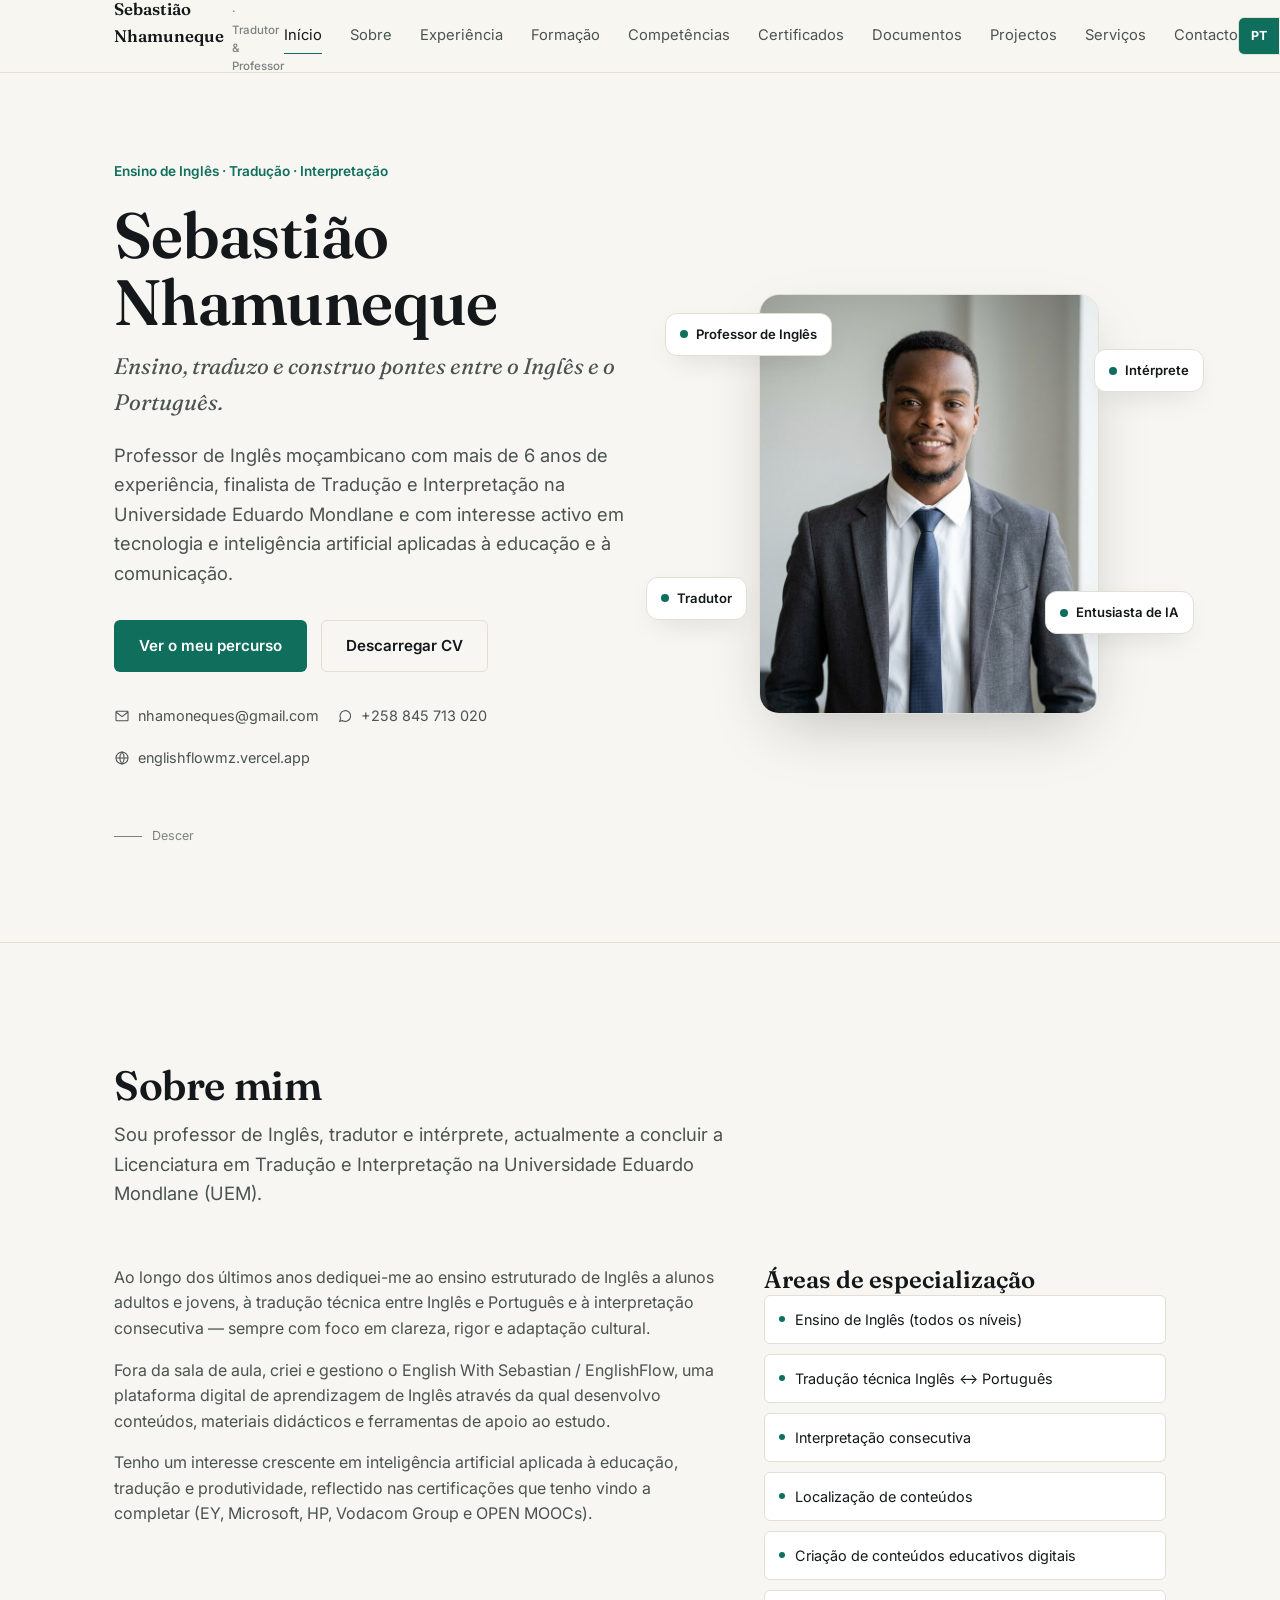
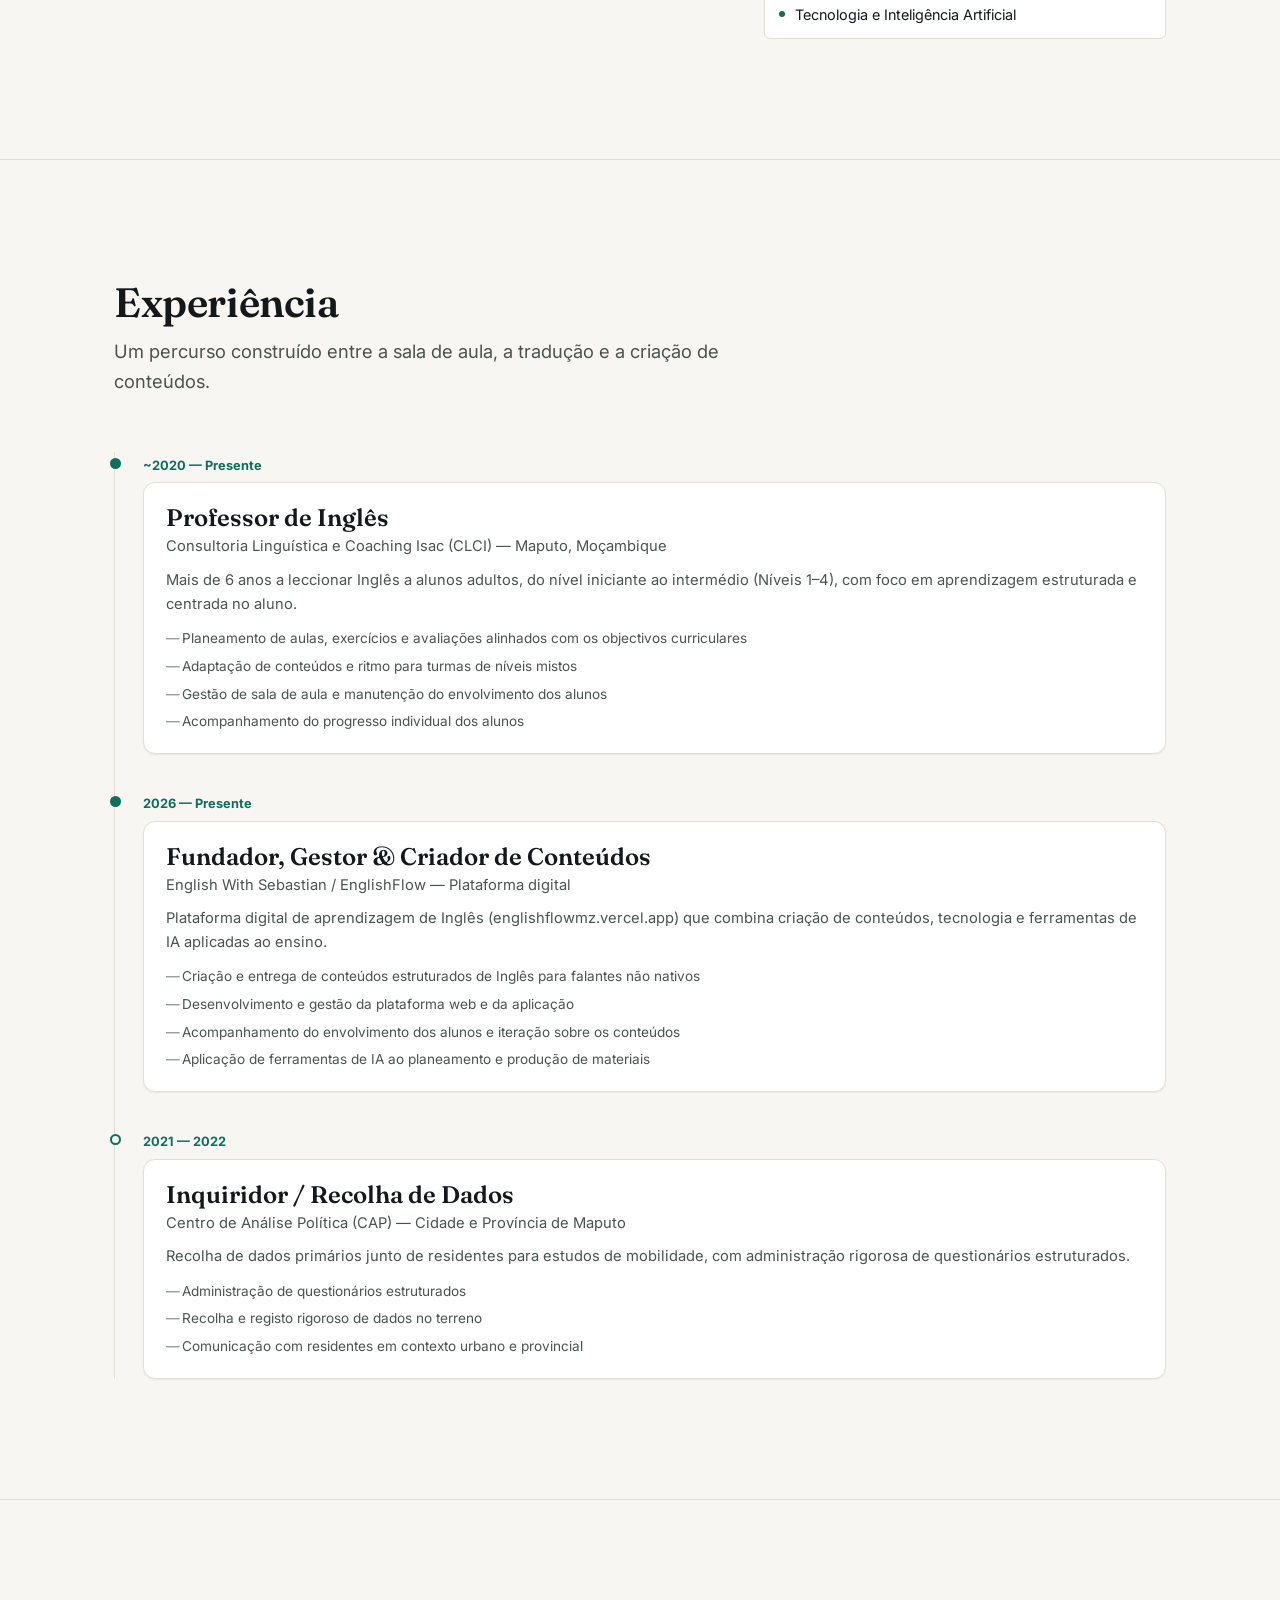
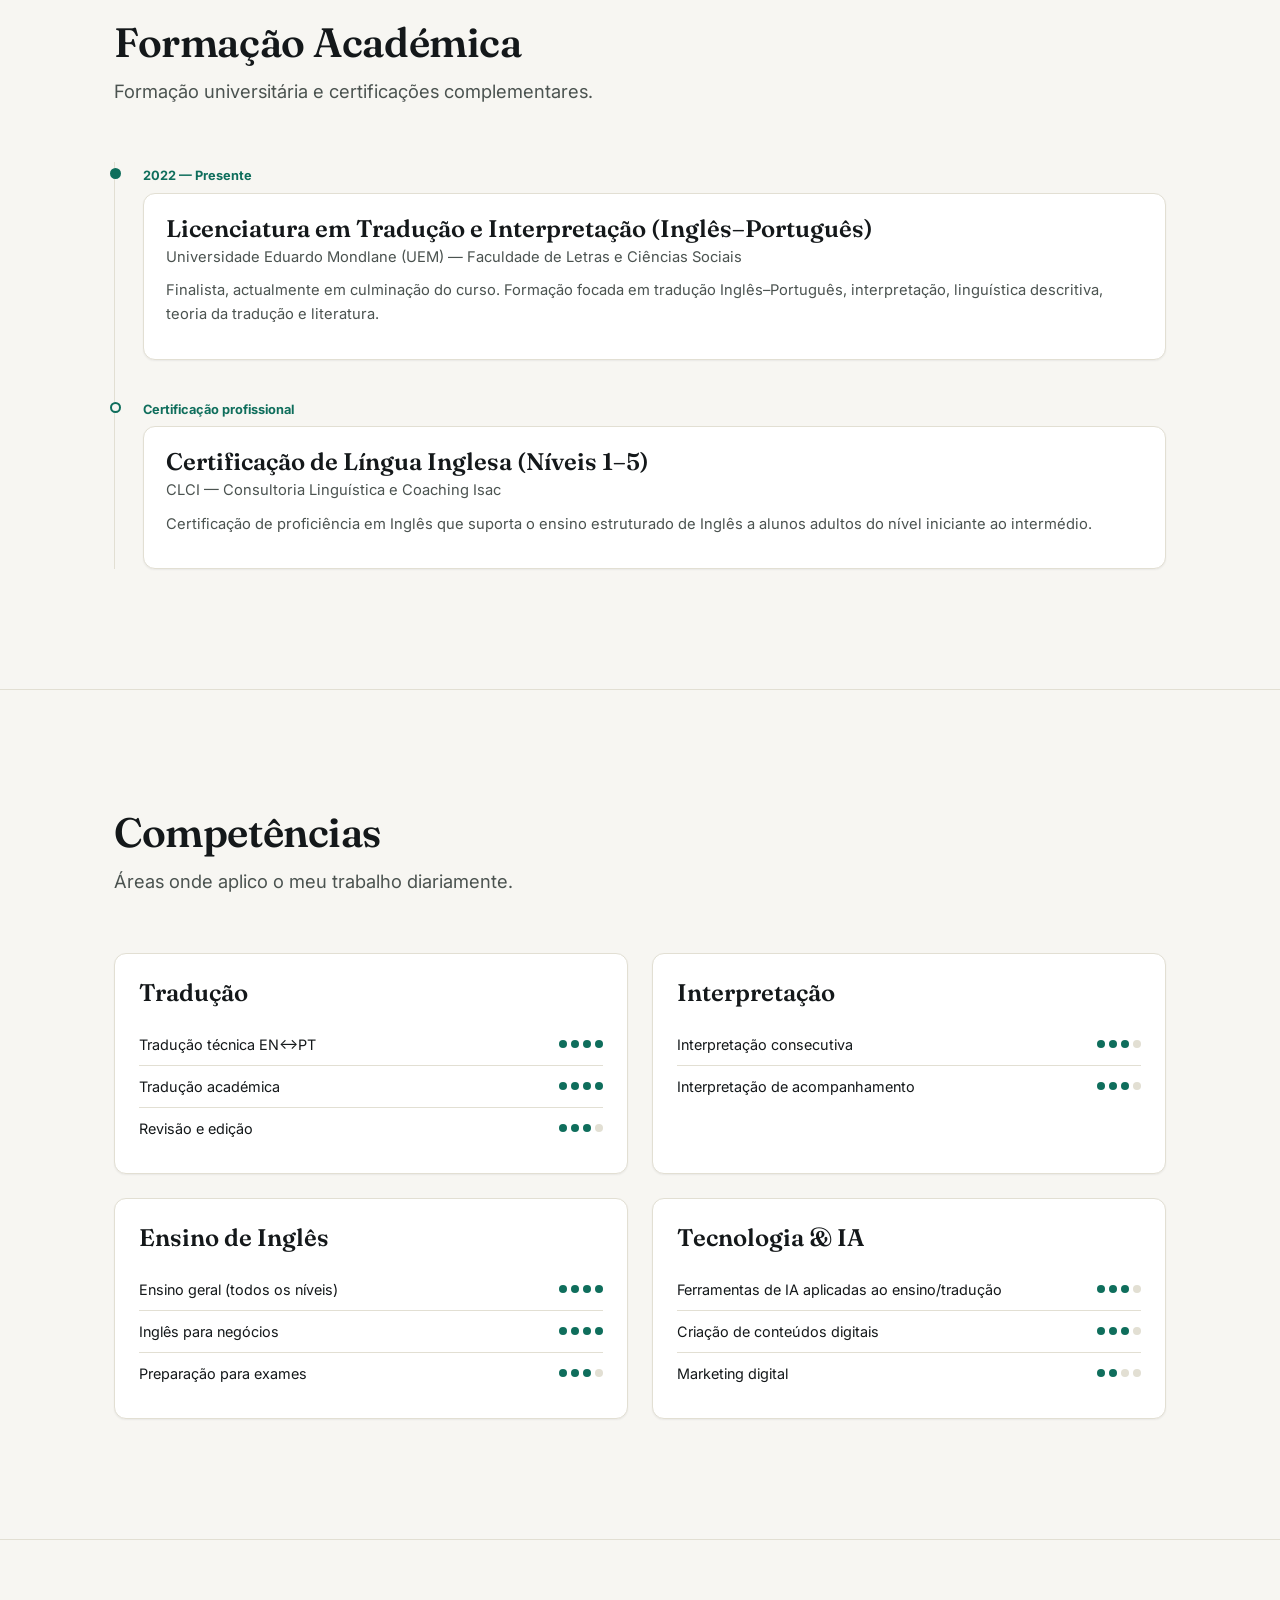
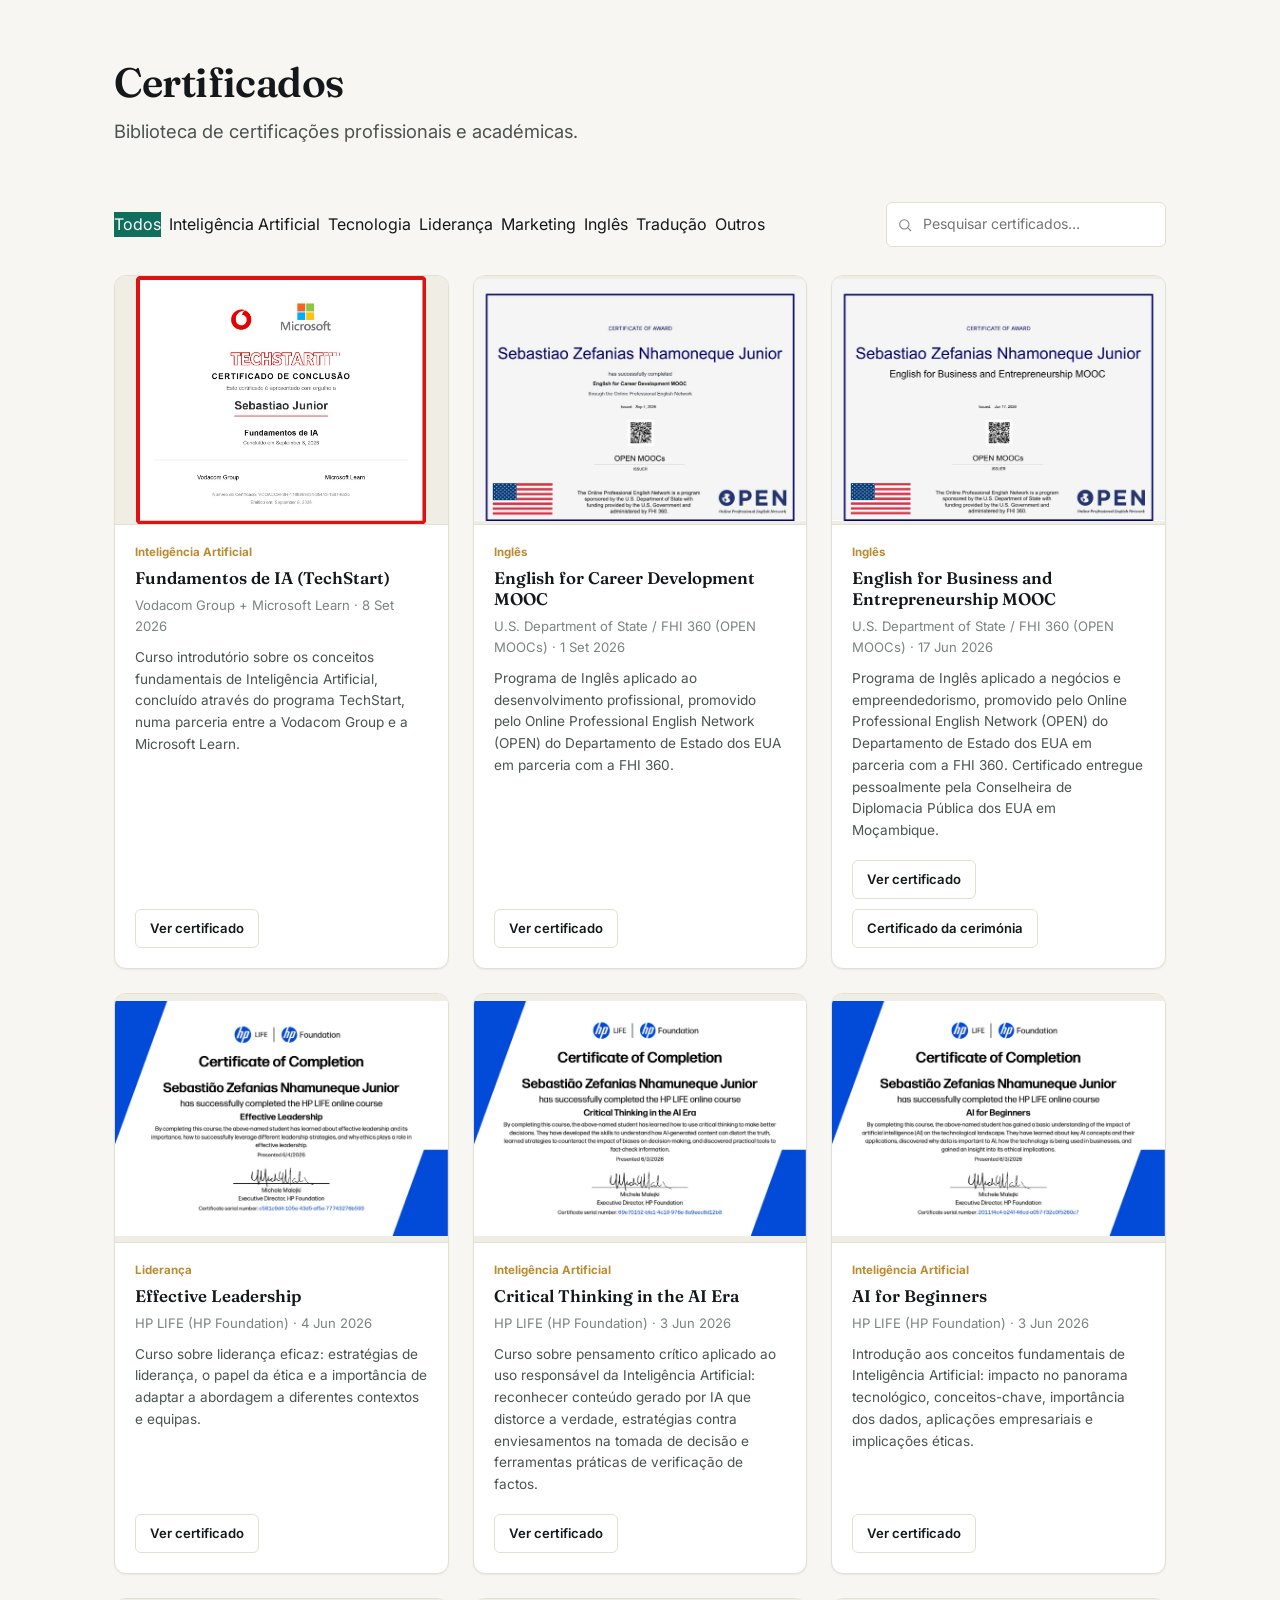
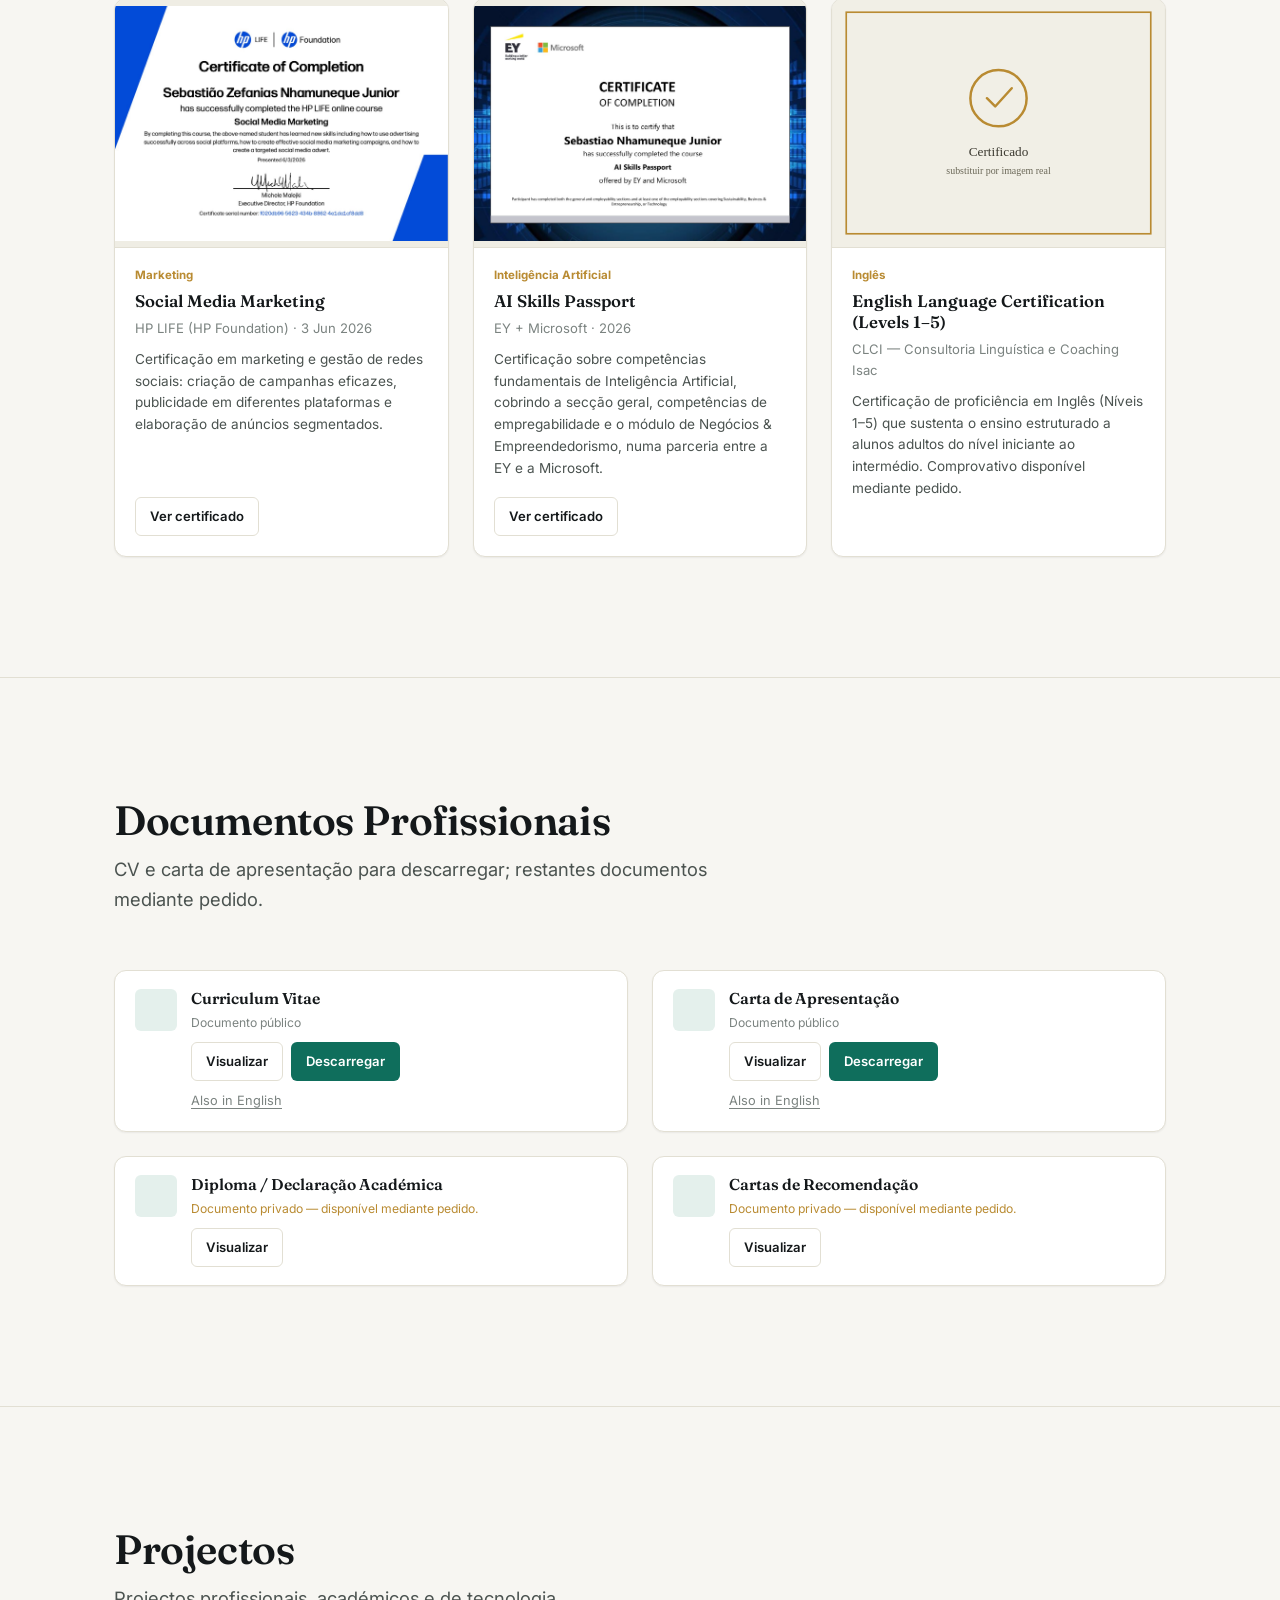
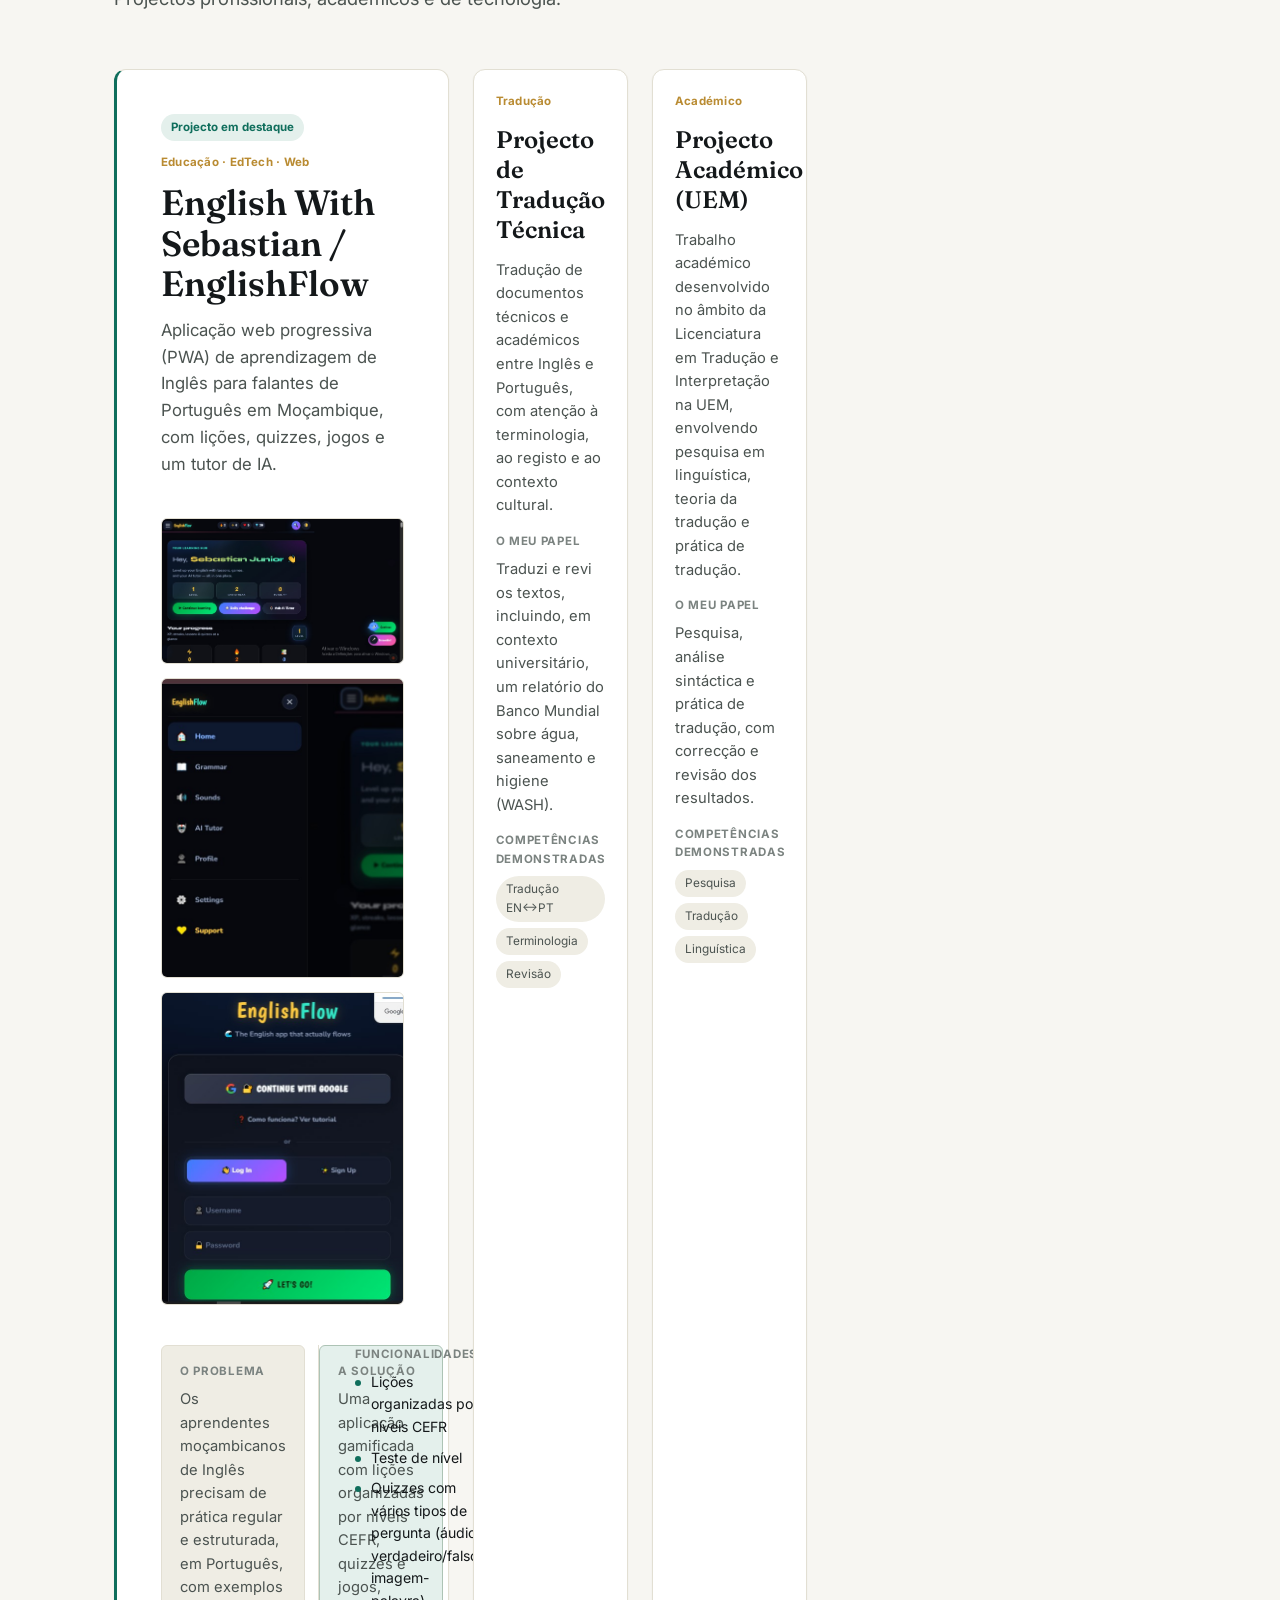
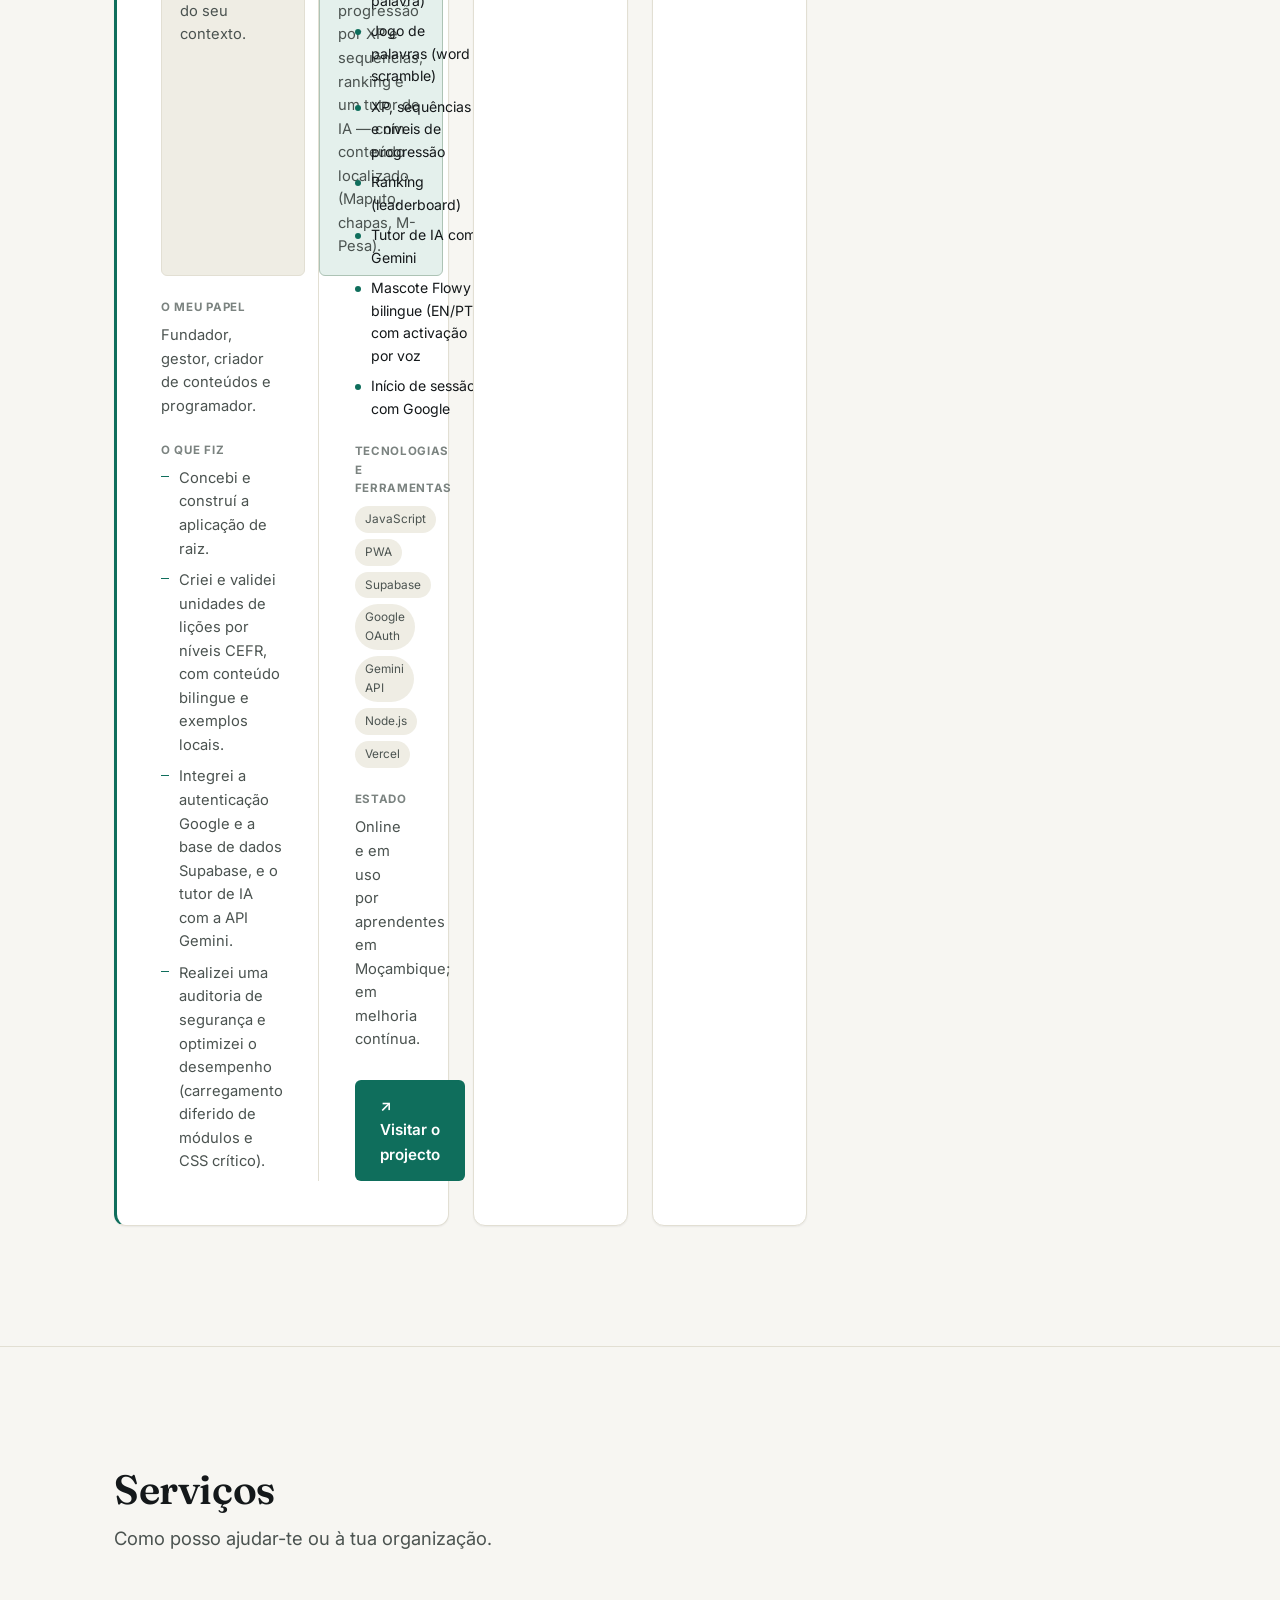
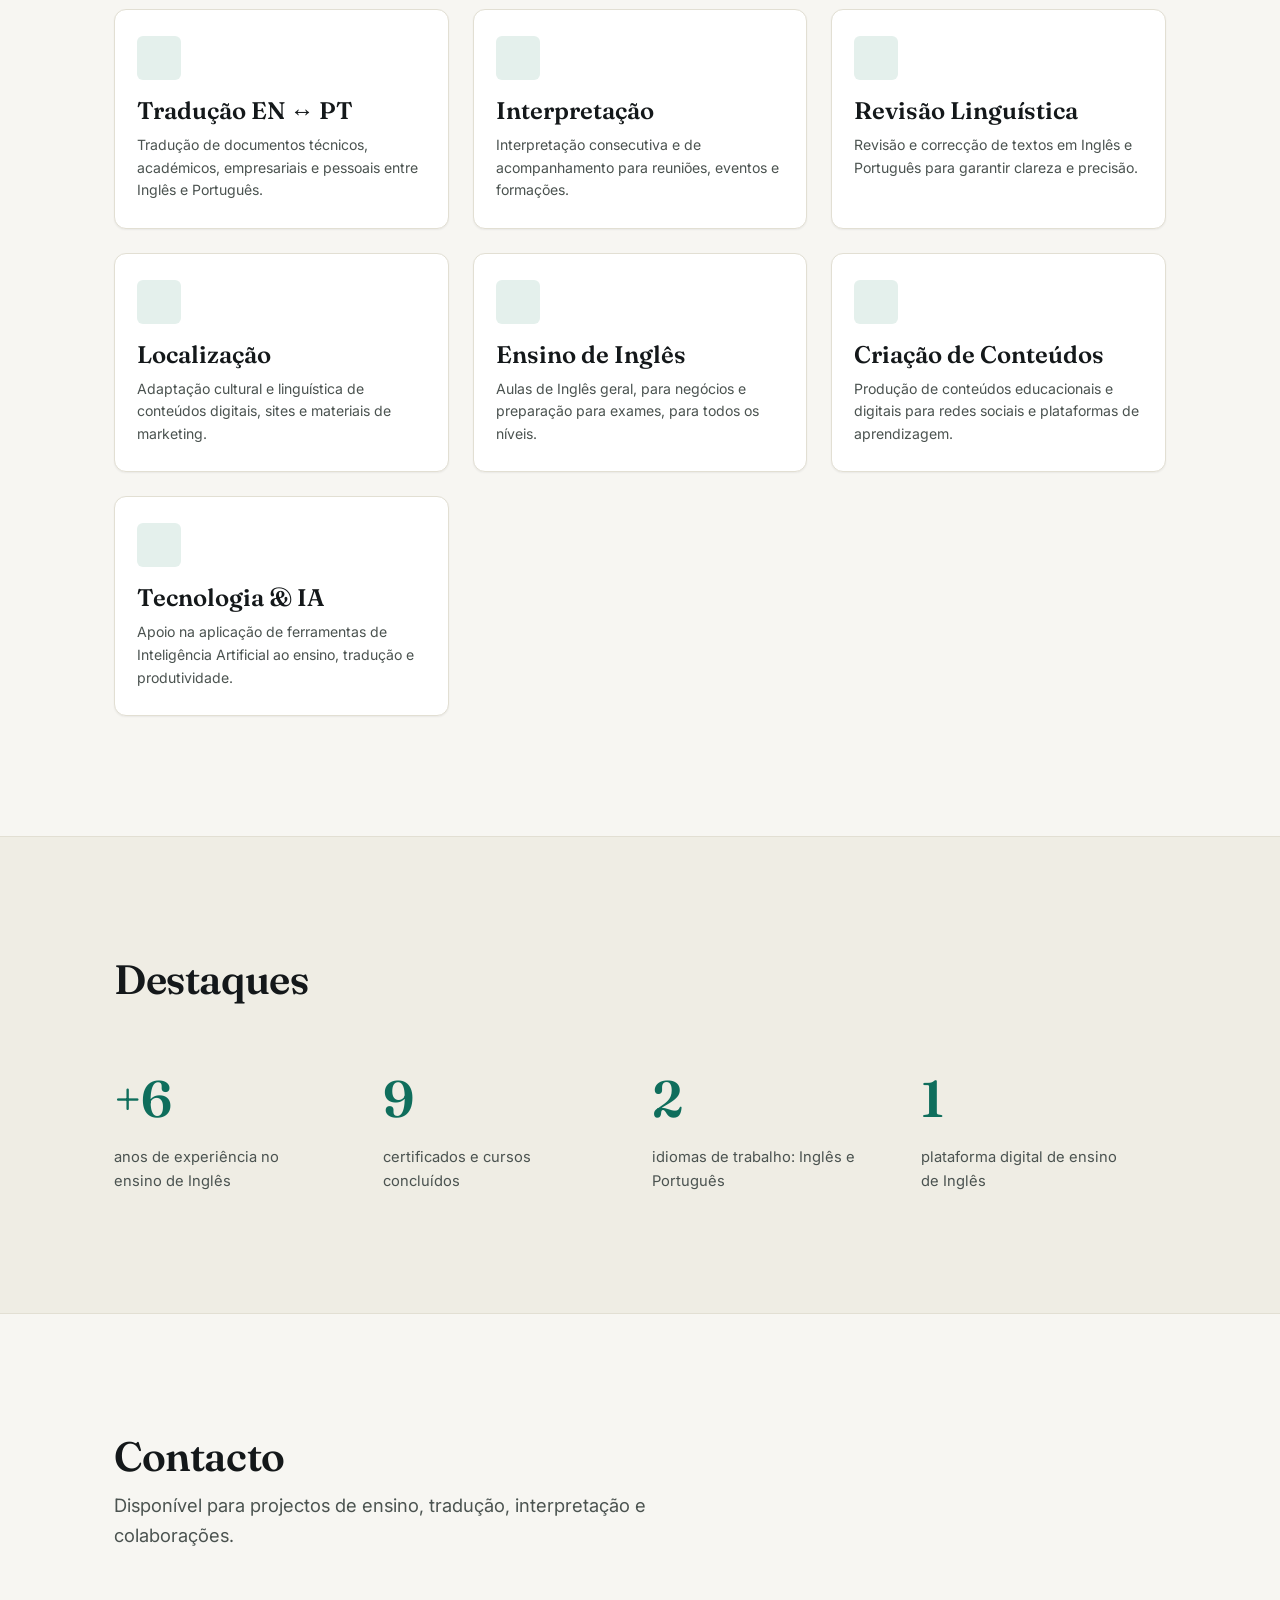
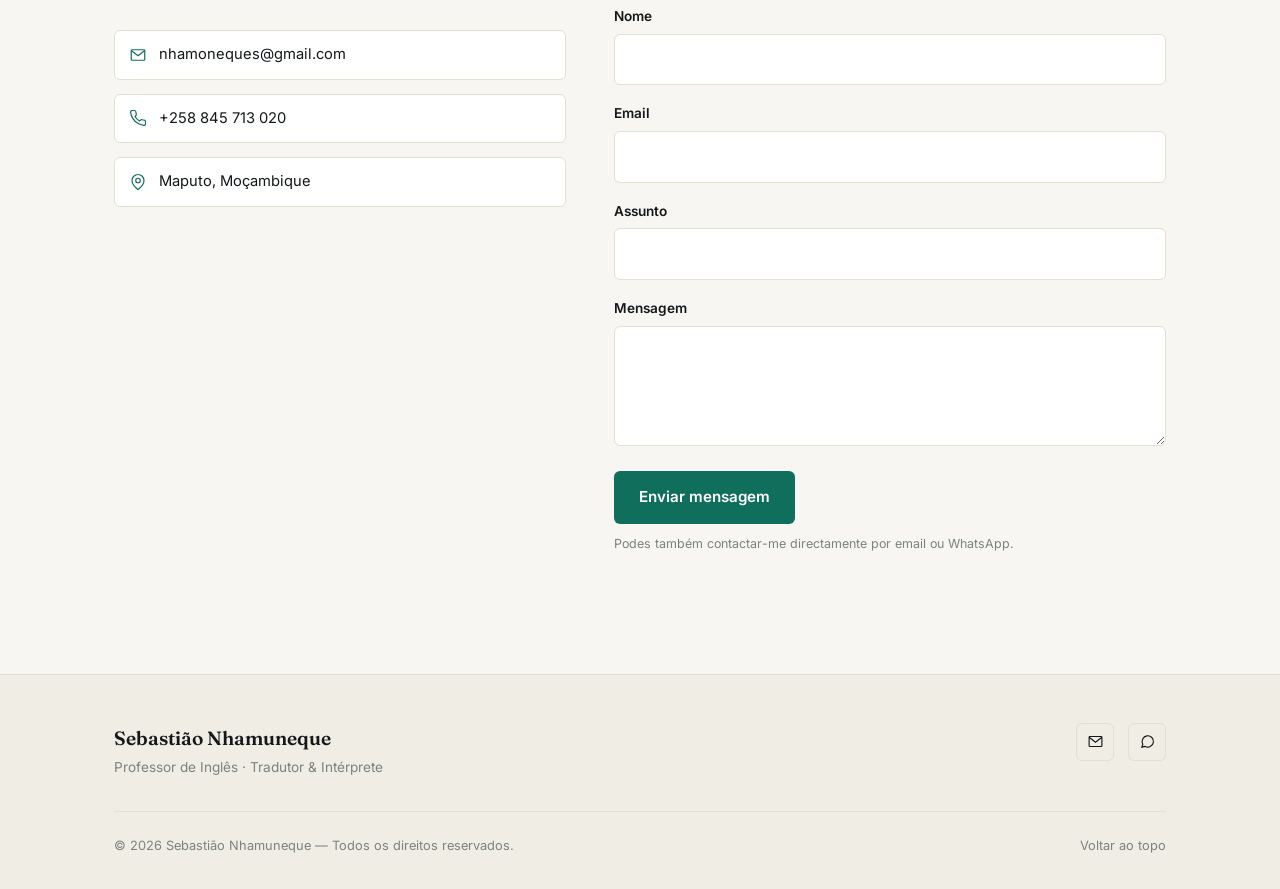
<file: deepseek_html_20260914_0e095e.html>
<!DOCTYPE html>
<html lang="pt">
<head>
<meta charset="UTF-8" />
<meta name="viewport" content="width=device-width, initial-scale=1" />
<title>Sebastião Nhamuneque</title>
<meta name="description" content="Portefólio profissional de Sebastião Zefanias Nhamuneque Junior." />
<meta property="og:type" content="website" />
<link rel="icon" href="favicon.svg" type="image/svg+xml" />

<link rel="preconnect" href="https://fonts.googleapis.com" />
<link rel="preconnect" href="https://fonts.gstatic.com" crossorigin />
<link href="https://fonts.googleapis.com/css2?family=Fraunces:opsz,wght@9..144,500;9..144,600&family=Inter:wght@400;500;600;700&display=swap" rel="stylesheet" />

<link rel="stylesheet" href="tokens.css" />
<link rel="stylesheet" href="base.css" />
<link rel="stylesheet" href="components.css" />
</head>
<body>
<a class="skip-link" href="#main">Skip to content</a>

<div class="scroll-progress" id="scroll-progress"></div>

<header class="navbar">
  <div class="wrap">
    <a class="brand" href="#home">
      Sebastião Nhamuneque <small>· Tradutor &amp; Professor</small>
    </a>

    <nav class="nav-links" aria-label="Navegação principal">
      <a href="#home" data-i18n="nav.home">Início</a>
      <a href="#about" data-i18n="nav.about">Sobre</a>
      <a href="#experience" data-i18n="nav.experience">Experiência</a>
      <a href="#education" data-i18n="nav.education">Formação</a>
      <a href="#skills" data-i18n="nav.skills">Competências</a>
      <a href="#certificates" data-i18n="nav.certificates">Certificados</a>
      <a href="#documents" data-i18n="nav.documents">Documentos</a>
      <a href="#projects" data-i18n="nav.projects">Projectos</a>
      <a href="#services" data-i18n="nav.services">Serviços</a>
      <a href="#contact" data-i18n="nav.contact">Contacto</a>
    </nav>

    <div class="nav-controls">
      <div class="lang-switch" role="group" aria-label="Idioma / Language">
        <button type="button" data-lang="pt" aria-pressed="true">PT</button>
        <button type="button" data-lang="en" aria-pressed="false">EN</button>
      </div>

      <button type="button" class="icon-btn" id="theme-toggle" aria-pressed="false" aria-label="Alternar tema claro/escuro">
        <svg viewBox="0 0 24 24" fill="none" stroke="currentColor" stroke-width="1.6" stroke-linecap="round" stroke-linejoin="round">
          <circle cx="12" cy="12" r="4"/>
          <path d="M12 2v2M12 20v2M4.9 4.9l1.4 1.4M17.7 17.7l1.4 1.4M2 12h2M20 12h2M4.9 19.1l1.4-1.4M17.7 6.3l1.4-1.4"/>
        </svg>
      </button>

      <button type="button" class="nav-toggle" id="nav-toggle" aria-expanded="false" aria-controls="mobile-menu" aria-label="Abrir menu">
        <svg viewBox="0 0 24 24" fill="none" stroke="currentColor" stroke-width="1.6" stroke-linecap="round">
          <path d="M4 6h16M4 12h16M4 18h16"/>
        </svg>
      </button>
    </div>
  </div>

  <nav class="mobile-menu" id="mobile-menu" aria-label="Navegação móvel">
    <a href="#home" data-i18n="nav.home">Início</a>
    <a href="#about" data-i18n="nav.about">Sobre</a>
    <a href="#experience" data-i18n="nav.experience">Experiência</a>
    <a href="#education" data-i18n="nav.education">Formação</a>
    <a href="#skills" data-i18n="nav.skills">Competências</a>
    <a href="#certificates" data-i18n="nav.certificates">Certificados</a>
    <a href="#documents" data-i18n="nav.documents">Documentos</a>
    <a href="#projects" data-i18n="nav.projects">Projectos</a>
    <a href="#services" data-i18n="nav.services">Serviços</a>
    <a href="#contact" data-i18n="nav.contact">Contacto</a>
  </nav>
</header>

<main id="main">

  <section class="hero" id="home">
    <div class="wrap">
      <div class="hero-copy">
        <span class="hero-eyebrow" data-i18n="hero.eyebrow">Ensino de Inglês · Tradução · Interpretação</span>
        <h1 class="hero-title" data-i18n="hero.title">Sebastião Nhamuneque</h1>
        <p class="hero-subtitle" data-i18n="hero.subtitle">Ensino, traduzo e construo pontes entre o Inglês e o Português.</p>
        <p class="hero-intro lead" data-i18n="hero.intro">Professor de Inglês moçambicano com mais de 6 anos de experiência…</p>

        <div class="hero-ctas">
          <a href="#experience" class="btn btn-primary" data-i18n="hero.ctaPrimary">Ver o meu percurso</a>
          <a href="#documents" class="btn btn-ghost" data-i18n="hero.ctaSecondary">Descarregar CV</a>
        </div>

        <div class="hero-links">
          <a href="mailto:nhamoneques@gmail.com">
            <svg viewBox="0 0 24 24" fill="none" stroke="currentColor" stroke-width="1.6"><rect x="3" y="5" width="18" height="14" rx="1"/><path d="M3 6l9 7 9-7"/></svg>
            nhamoneques@gmail.com
          </a>
          <a href="https://wa.me/258845713020" target="_blank" rel="noopener">
            <svg viewBox="0 0 24 24" fill="none" stroke="currentColor" stroke-width="1.6"><path d="M4 20l1.4-4.2A8 8 0 1 1 8.6 19L4 20z"/></svg>
            +258 845 713 020
          </a>
          <a href="https://englishflowmz.vercel.app" target="_blank" rel="noopener">
            <svg viewBox="0 0 24 24" fill="none" stroke="currentColor" stroke-width="1.6"><circle cx="12" cy="12" r="9"/><path d="M3 12h18M12 3a14 14 0 0 1 0 18 14 14 0 0 1 0-18z"/></svg>
            englishflowmz.vercel.app
          </a>
        </div>

        <div class="scroll-hint">
          <span class="line"></span>
          <span data-i18n="hero.scrollHint">Descer</span>
        </div>
      </div>

      <div class="hero-visual">
        <div class="hero-photo-frame">
          <img src="assets/img/avatar.jpg" alt="Sebastião Nhamuneque" />
        </div>
        <div id="hero-badges"></div>
      </div>
    </div>
  </section>

  <section id="about">
    <div class="wrap">
      <div class="section-head">
        <h2 data-i18n="about.title">Sobre mim</h2>
        <p class="lead" data-i18n="about.lead">Sou professor de Inglês, tradutor e intérprete…</p>
      </div>

      <div class="about-grid">
        <div class="about-body">
          <p data-i18n="about.body.0"></p>
          <p data-i18n="about.body.1"></p>
          <p data-i18n="about.body.2"></p>
        </div>
        <div class="about-focus">
          <h3 data-i18n="about.focusTitle">Áreas de especialização</h3>
          <ul class="focus-list">
            <li data-i18n="about.focusAreas.0"></li>
            <li data-i18n="about.focusAreas.1"></li>
            <li data-i18n="about.focusAreas.2"></li>
            <li data-i18n="about.focusAreas.3"></li>
            <li data-i18n="about.focusAreas.4"></li>
            <li data-i18n="about.focusAreas.5"></li>
          </ul>
        </div>
      </div>
    </div>
  </section>

  <section id="experience">
    <div class="wrap">
      <div class="section-head">
        <h2 data-i18n="experience.title">Experiência</h2>
        <p class="lead" data-i18n="experience.lead"></p>
      </div>
      <div class="timeline" id="experience-timeline"></div>
    </div>
  </section>

  <section id="education">
    <div class="wrap">
      <div class="section-head">
        <h2 data-i18n="education.title">Formação Académica</h2>
        <p class="lead" data-i18n="education.lead"></p>
      </div>
      <div class="timeline" id="education-timeline"></div>
    </div>
  </section>

  <section id="skills">
    <div class="wrap">
      <div class="section-head">
        <h2 data-i18n="skills.title">Competências</h2>
        <p class="lead" data-i18n="skills.lead"></p>
      </div>
      <div class="grid grid-2" id="skills-grid"></div>
    </div>
  </section>

  <section id="certificates">
    <div class="wrap">
      <div class="section-head">
        <h2 data-i18n="certificates.title">Certificados</h2>
        <p class="lead" data-i18n="certificates.lead"></p>
      </div>

      <div class="cert-toolbar">
        <div class="cert-filters" id="cert-filters"></div>
        <div class="cert-search">
          <svg viewBox="0 0 24 24" fill="none" stroke="currentColor" stroke-width="1.6"><circle cx="11" cy="11" r="7"/><path d="M21 21l-4.3-4.3"/></svg>
          <input type="search" id="cert-search-input" data-i18n-attr="placeholder:certificates.searchPlaceholder" placeholder="Pesquisar certificados…" />
        </div>
      </div>

      <div class="grid grid-3" id="cert-grid"></div>
    </div>
  </section>

  <section id="documents">
    <div class="wrap">
      <div class="section-head">
        <h2 data-i18n="documents.title">Documentos Profissionais</h2>
        <p class="lead" data-i18n="documents.lead"></p>
      </div>
      <div class="grid grid-2" id="documents-grid"></div>
    </div>
  </section>

  <section id="projects">
    <div class="wrap">
      <div class="section-head">
        <h2 data-i18n="projects.title">Projectos</h2>
        <p class="lead" data-i18n="projects.lead"></p>
      </div>
      <div class="grid grid-3" id="projects-grid"></div>
    </div>
  </section>

  <section id="services">
    <div class="wrap">
      <div class="section-head">
        <h2 data-i18n="services.title">Serviços</h2>
        <p class="lead" data-i18n="services.lead"></p>
      </div>
      <div class="grid grid-3" id="services-grid"></div>
    </div>
  </section>

  <section class="highlights-section">
    <div class="wrap">
      <div class="section-head">
        <h2 data-i18n="highlights.title">Destaques</h2>
      </div>
      <div class="grid grid-4" id="highlights-grid"></div>
    </div>
  </section>

  <section id="contact">
    <div class="wrap">
      <div class="section-head">
        <h2 data-i18n="contact.title">Contacto</h2>
        <p class="lead" data-i18n="contact.lead"></p>
      </div>

      <div class="contact-grid">
        <div class="contact-info">
          <div class="contact-info-list">
            <a href="mailto:nhamoneques@gmail.com">
              <svg viewBox="0 0 24 24" fill="none" stroke="currentColor" stroke-width="1.6"><rect x="3" y="5" width="18" height="14" rx="1"/><path d="M3 6l9 7 9-7"/></svg>
              nhamoneques@gmail.com
            </a>
            <a href="tel:+258845713020">
              <svg viewBox="0 0 24 24" fill="none" stroke="currentColor" stroke-width="1.6"><path d="M22 16.9v3a2 2 0 0 1-2.2 2 19.8 19.8 0 0 1-8.6-3.1 19.5 19.5 0 0 1-6-6A19.8 19.8 0 0 1 2.1 4.2 2 2 0 0 1 4.1 2h3a2 2 0 0 1 2 1.7c.1 1 .3 2 .6 2.9a2 2 0 0 1-.5 2.1L8 10a16 16 0 0 0 6 6l1.3-1.2a2 2 0 0 1 2.1-.5c.9.3 1.9.5 2.9.6a2 2 0 0 1 1.7 2z"/></svg>
              +258 845 713 020
            </a>
            <span class="info-row">
              <svg viewBox="0 0 24 24" fill="none" stroke="currentColor" stroke-width="1.6"><path d="M20 10c0 6-8 12-8 12s-8-6-8-12a8 8 0 0 1 16 0z"/><circle cx="12" cy="10" r="3"/></svg>
              <span data-i18n="contact.location">Maputo, Moçambique</span>
            </span>
          </div>
        </div>

        <form class="contact-form" id="contact-form" novalidate>
          <div class="form-field">
            <label for="cf-name" data-i18n="contact.formName">Nome</label>
            <input type="text" id="cf-name" name="name" required />
          </div>
          <div class="form-field">
            <label for="cf-email" data-i18n="contact.formEmail">Email</label>
            <input type="email" id="cf-email" name="email" required />
          </div>
          <div class="form-field">
            <label for="cf-subject" data-i18n="contact.formSubject">Assunto</label>
            <input type="text" id="cf-subject" name="subject" required />
          </div>
          <div class="form-field">
            <label for="cf-message" data-i18n="contact.formMessage">Mensagem</label>
            <textarea id="cf-message" name="message" required></textarea>
          </div>
          <button type="submit" class="btn btn-primary" data-i18n="contact.formSubmit">Enviar mensagem</button>
          <p class="form-note" data-i18n="contact.formNote"></p>
          <p class="form-status" id="form-status"></p>
        </form>
      </div>
    </div>
  </section>

</main>

<footer class="site-footer">
  <div class="wrap">
    <div class="footer-top">
      <div>
        <div class="footer-brand">Sebastião Nhamuneque</div>
        <div class="footer-role" data-i18n="footer.role">Professor de Inglês · Tradutor &amp; Intérprete</div>
      </div>
      <div class="footer-social">
        <a href="mailto:nhamoneques@gmail.com" aria-label="Email">
          <svg viewBox="0 0 24 24" fill="none" stroke="currentColor" stroke-width="1.6"><rect x="3" y="5" width="18" height="14" rx="1"/><path d="M3 6l9 7 9-7"/></svg>
        </a>
        <a href="https://wa.me/258845713020" target="_blank" rel="noopener" aria-label="WhatsApp">
          <svg viewBox="0 0 24 24" fill="none" stroke="currentColor" stroke-width="1.6"><path d="M4 20l1.4-4.2A8 8 0 1 1 8.6 19L4 20z"/></svg>
        </a>
      </div>
    </div>
    <div class="footer-bottom">
      <span>© <span id="year"></span> Sebastião Nhamuneque — <span data-i18n="footer.rights">Todos os direitos reservados.</span></span>
      <a href="#home" data-i18n="footer.backToTop">Voltar ao topo</a>
    </div>
  </div>
</footer>

<script src="content.js" defer></script>
<script src="experience.js" defer></script>
<script src="education.js" defer></script>
<script src="skills.js" defer></script>
<script src="certificates.js" defer></script>
<script src="documents.js" defer></script>
<script src="projects.js" defer></script>
<script src="services.js" defer></script>
<script src="main.js" defer></script>
</body>
</html>
</file>
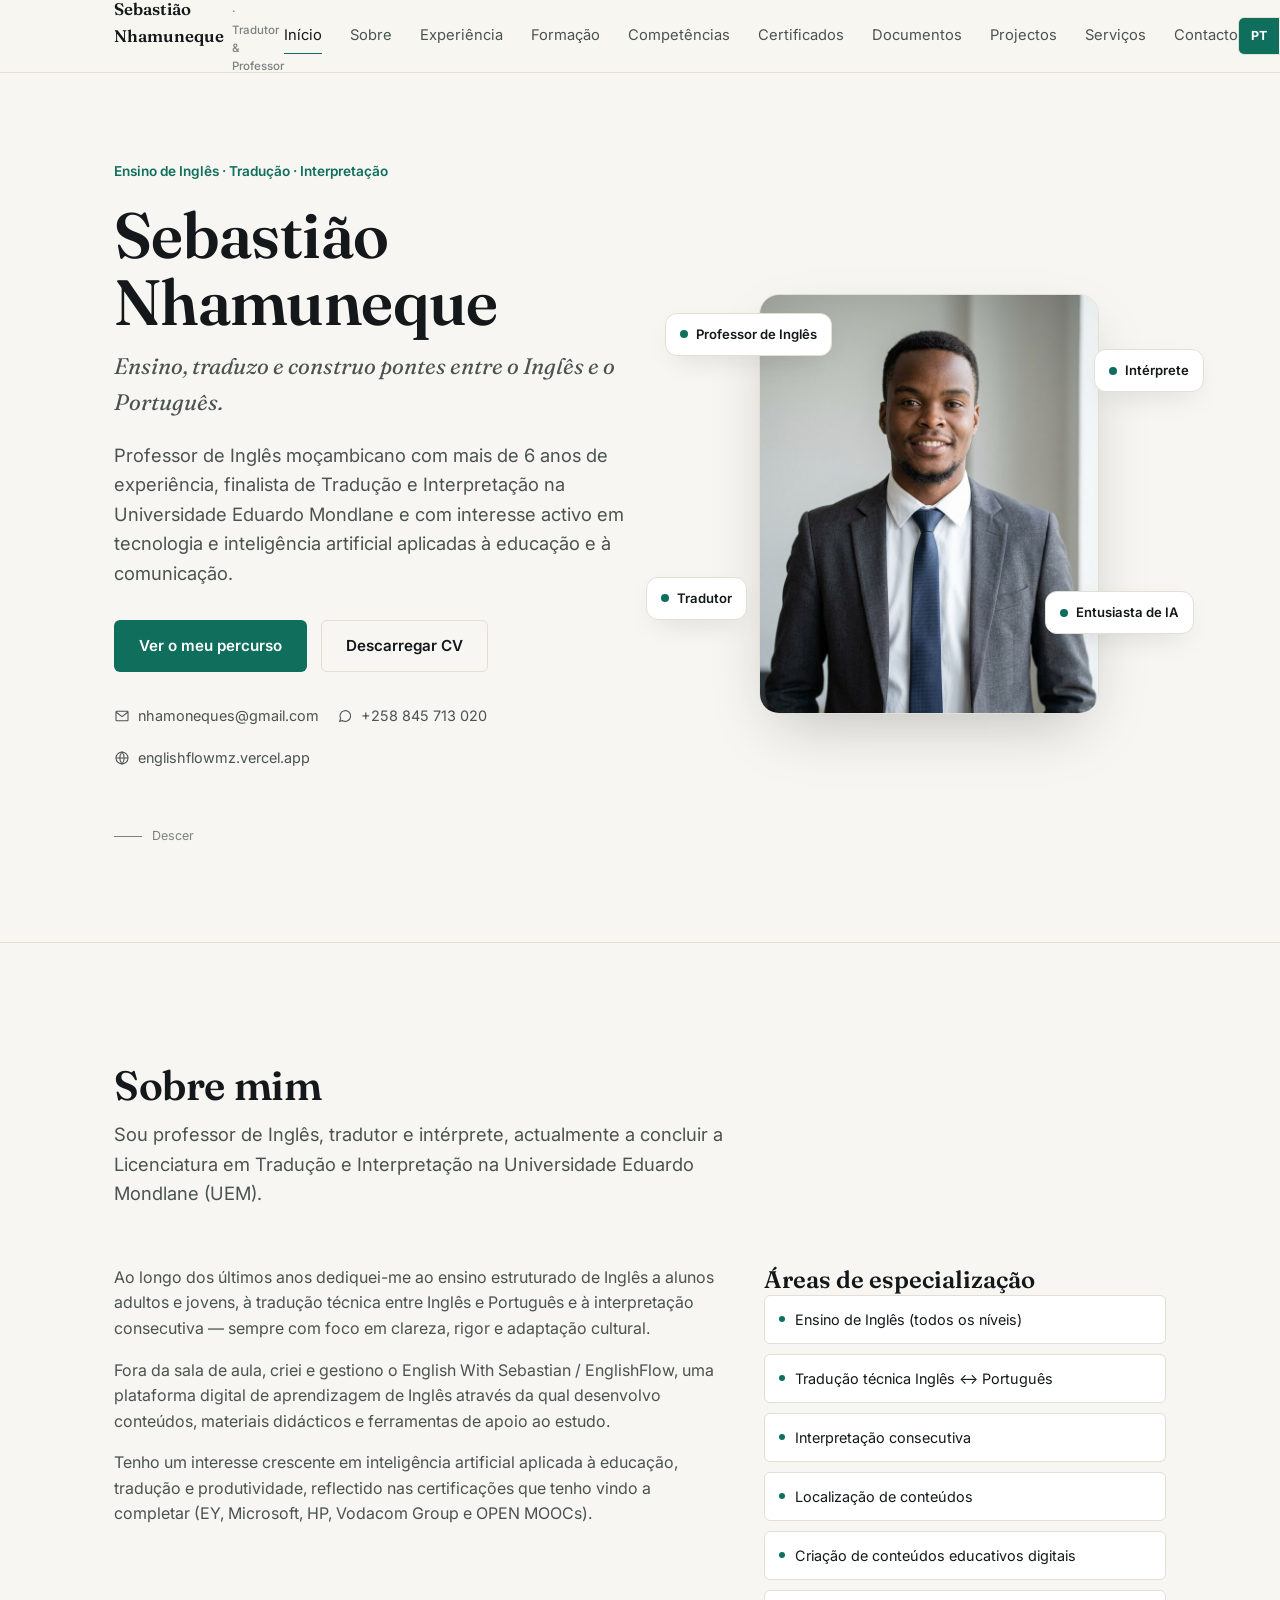
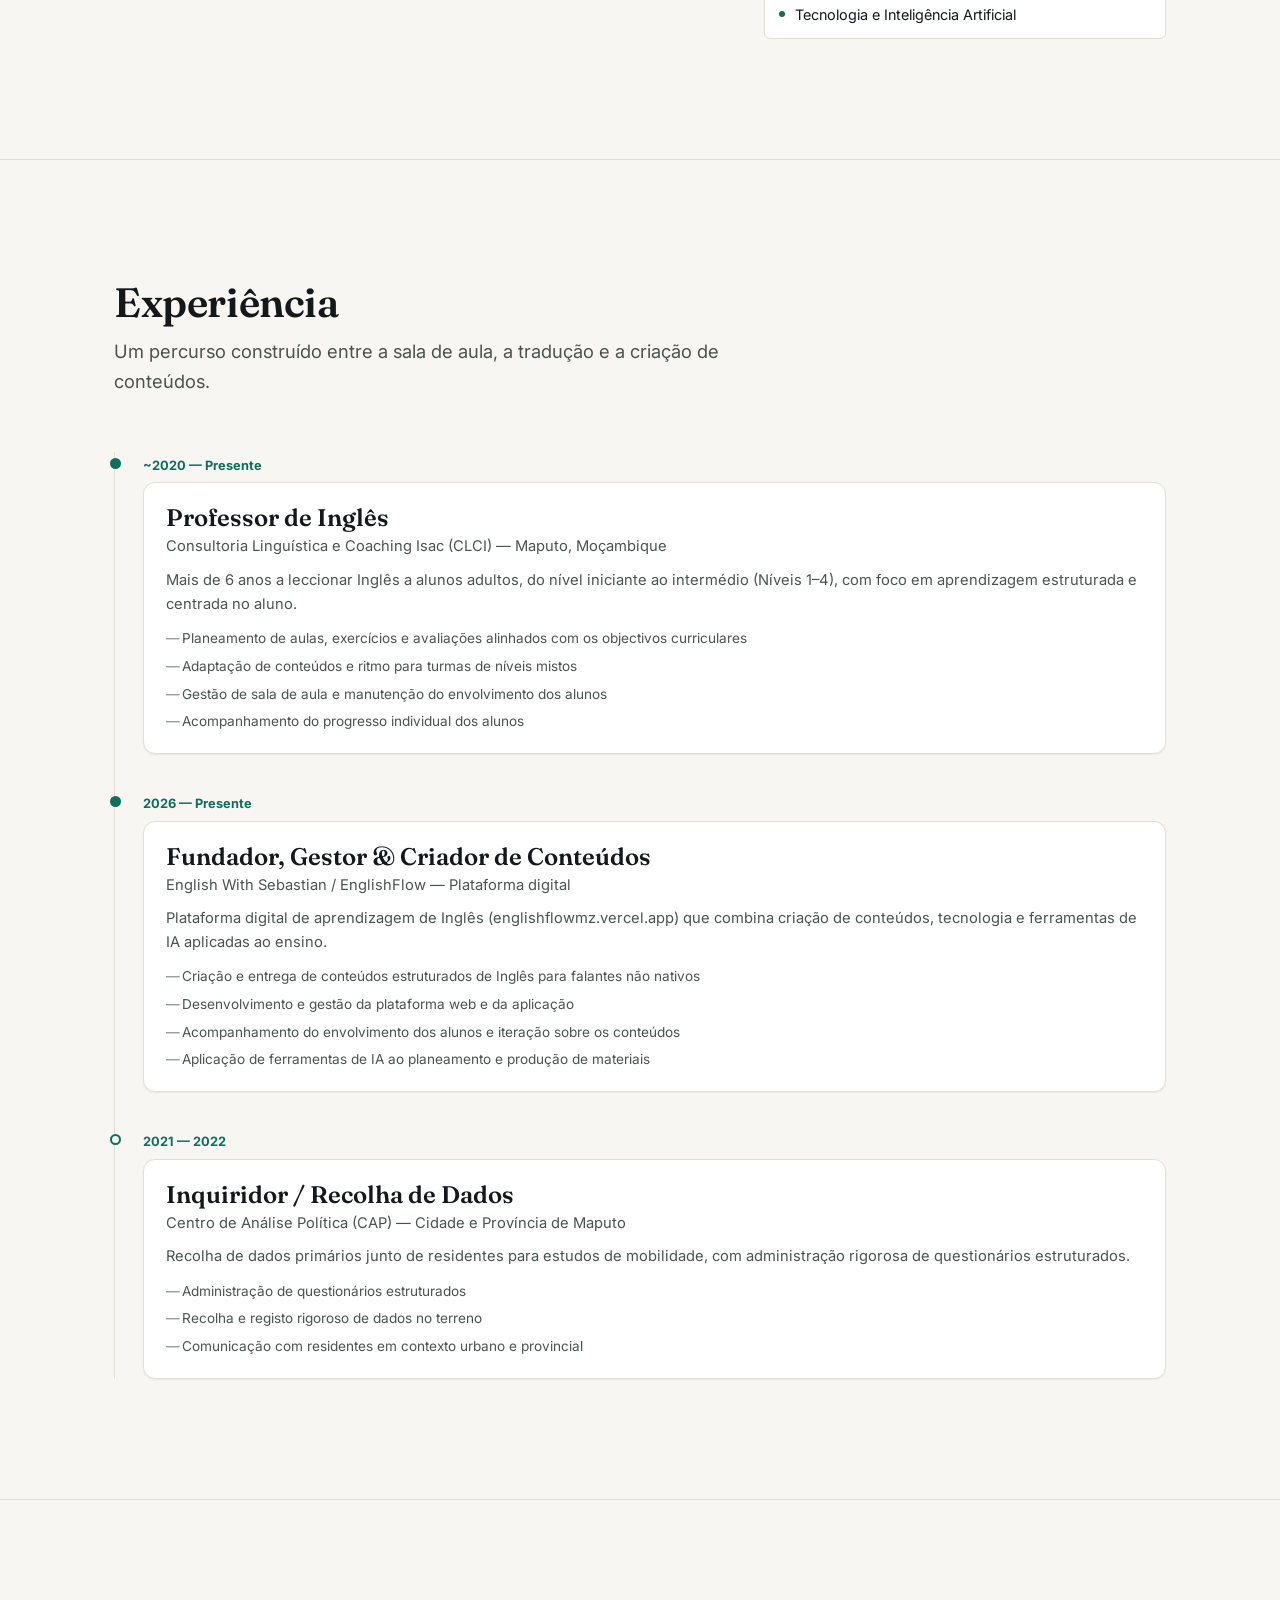
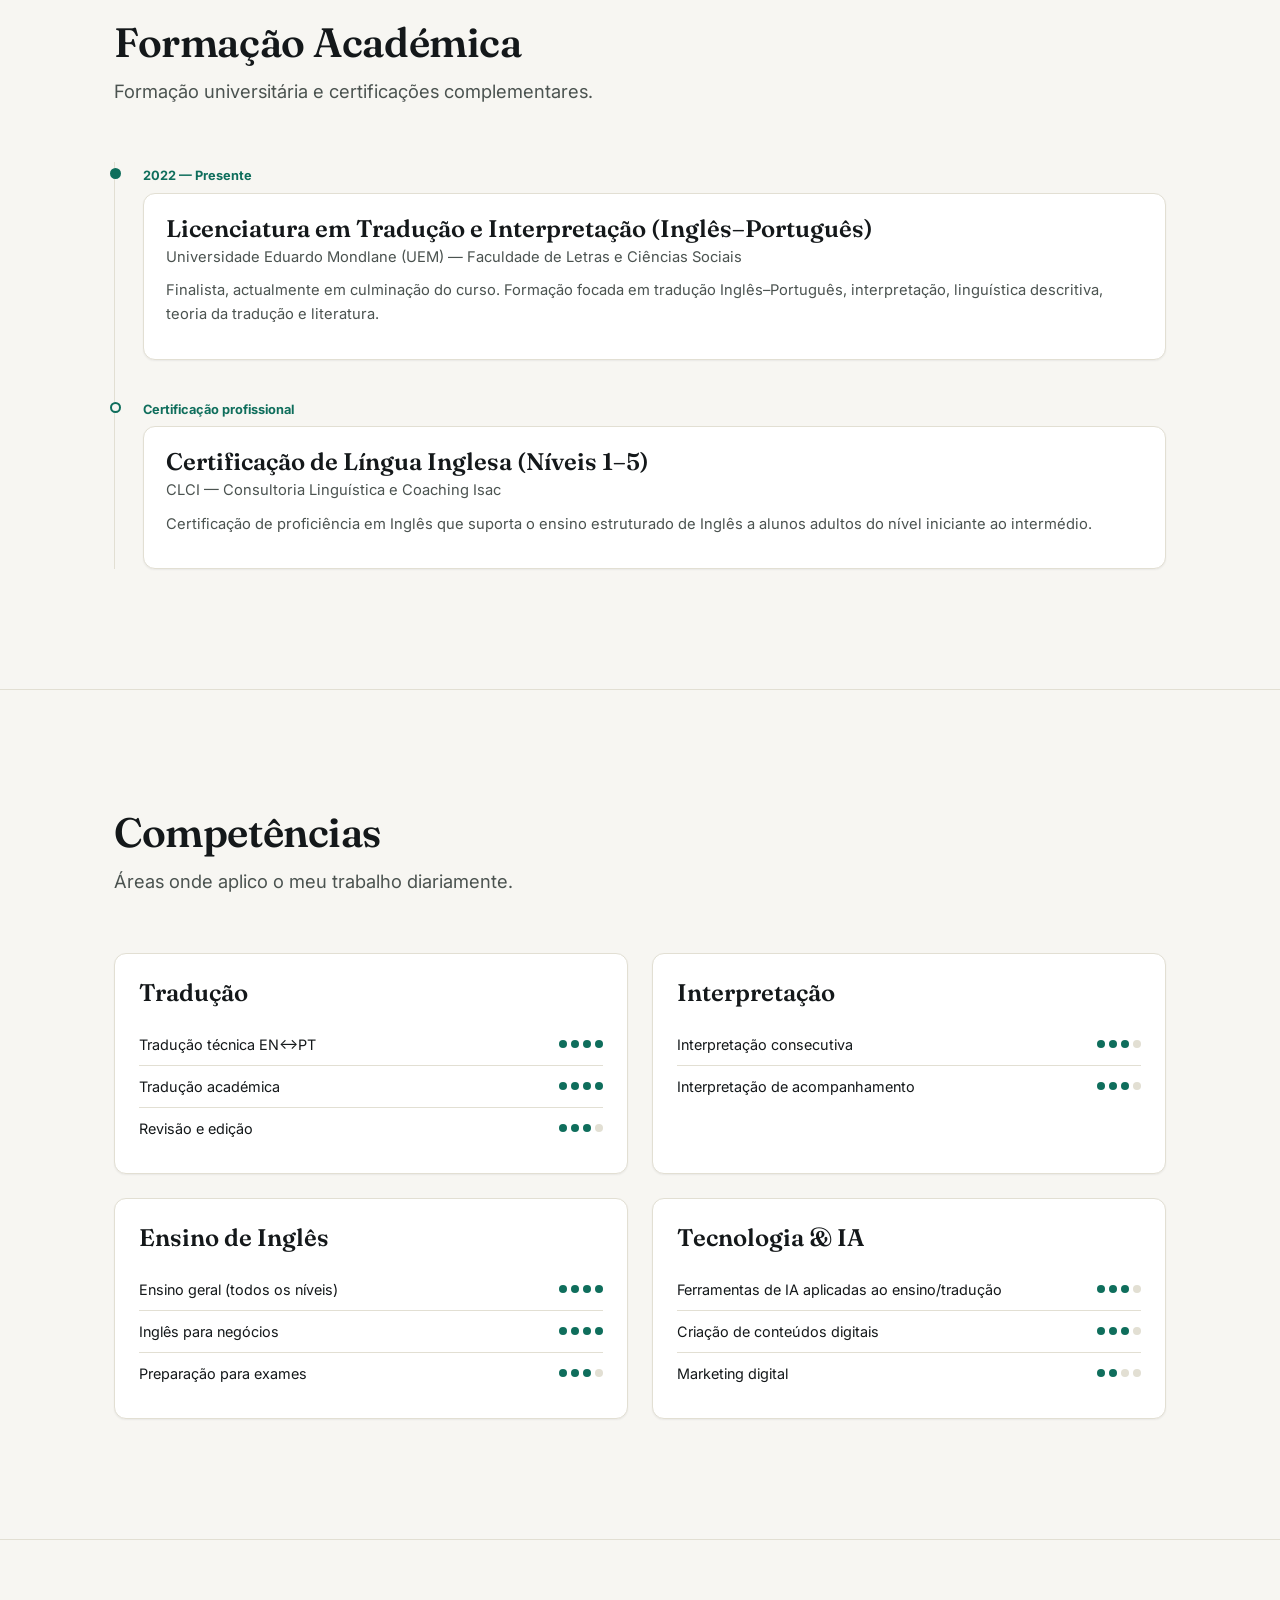
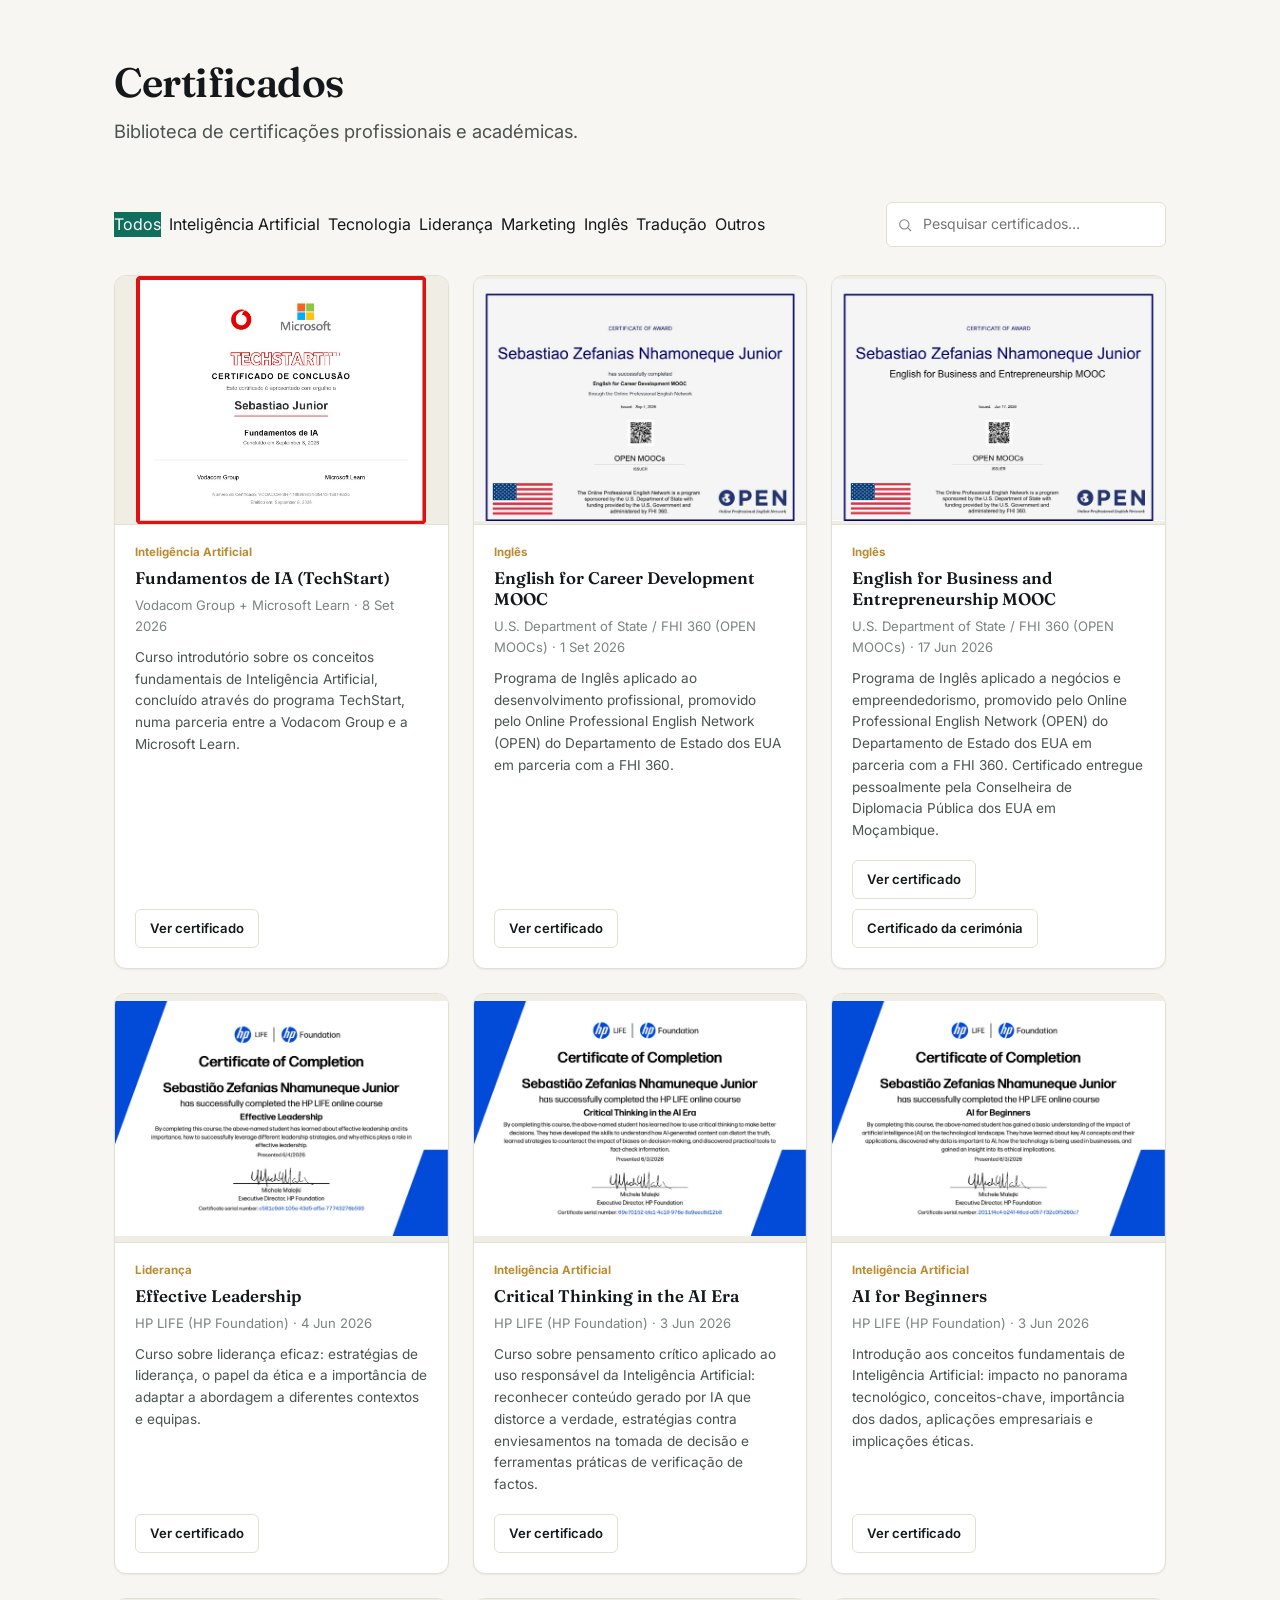
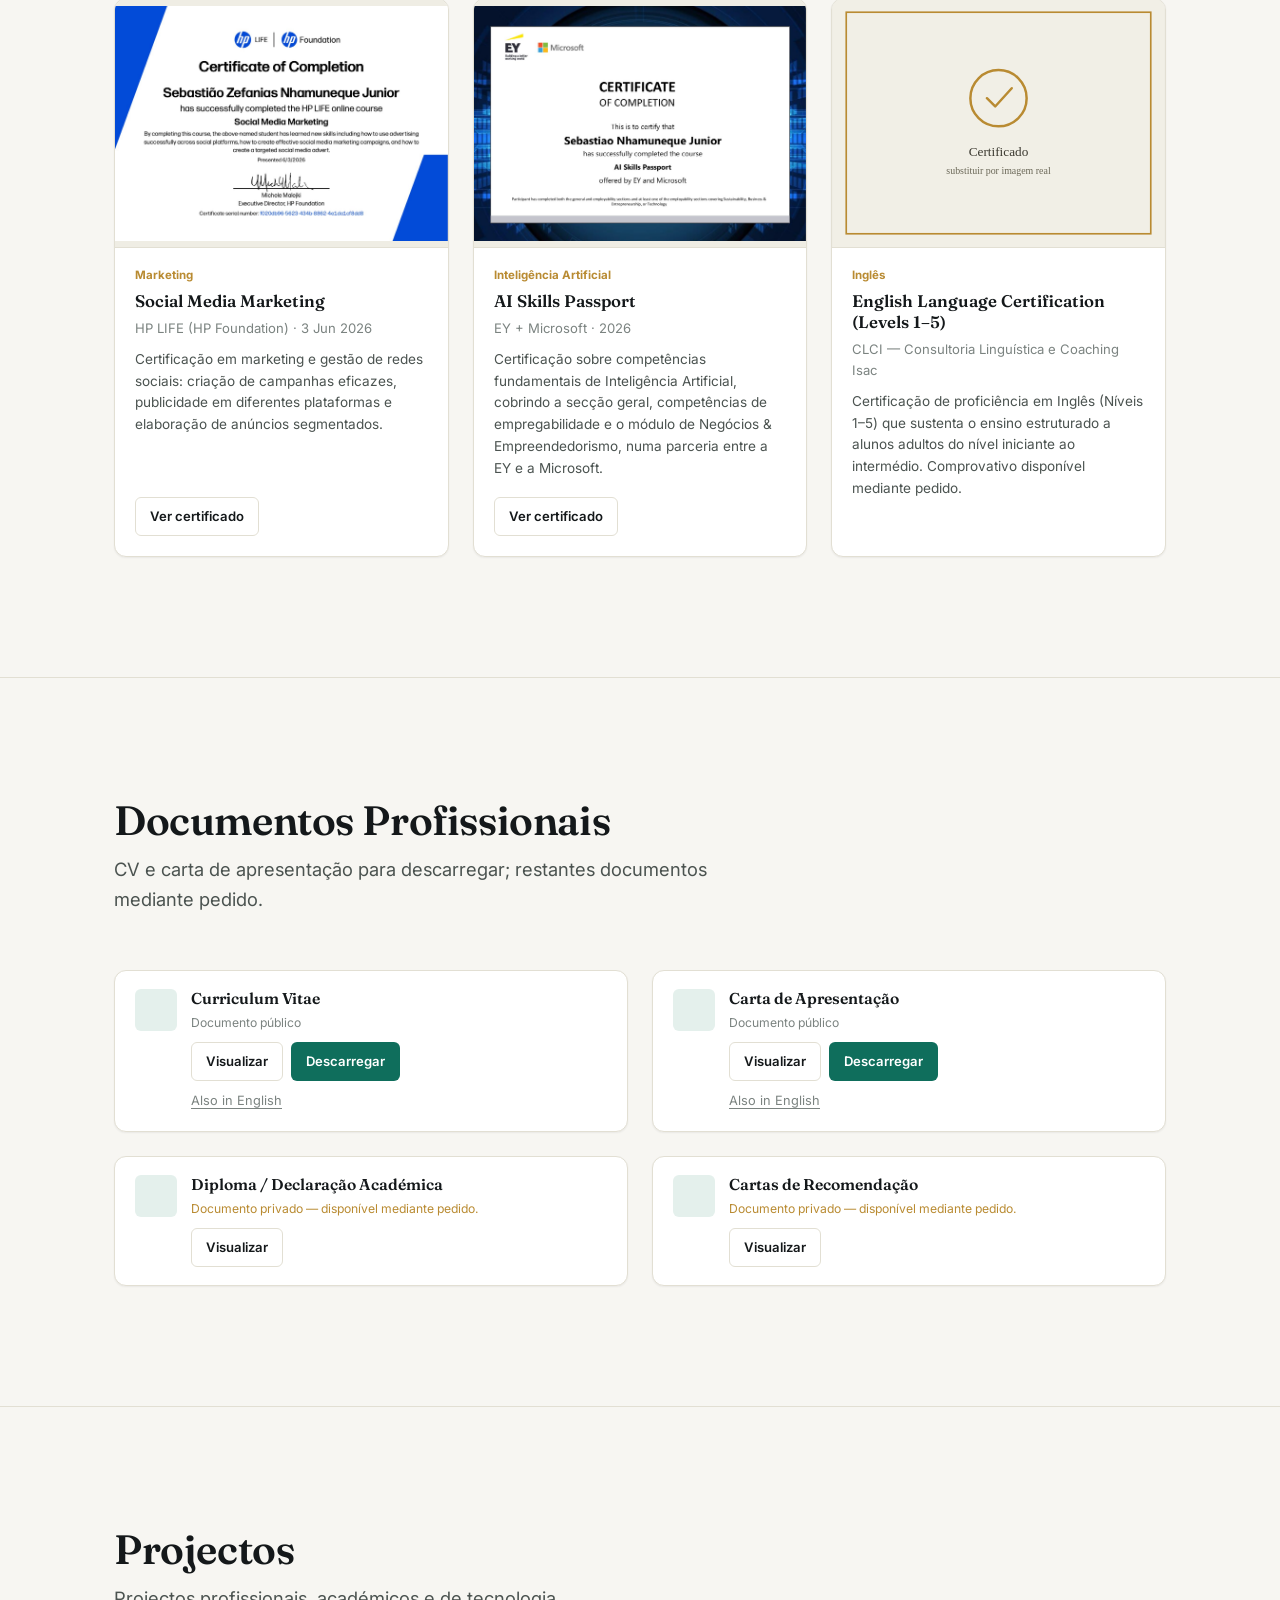
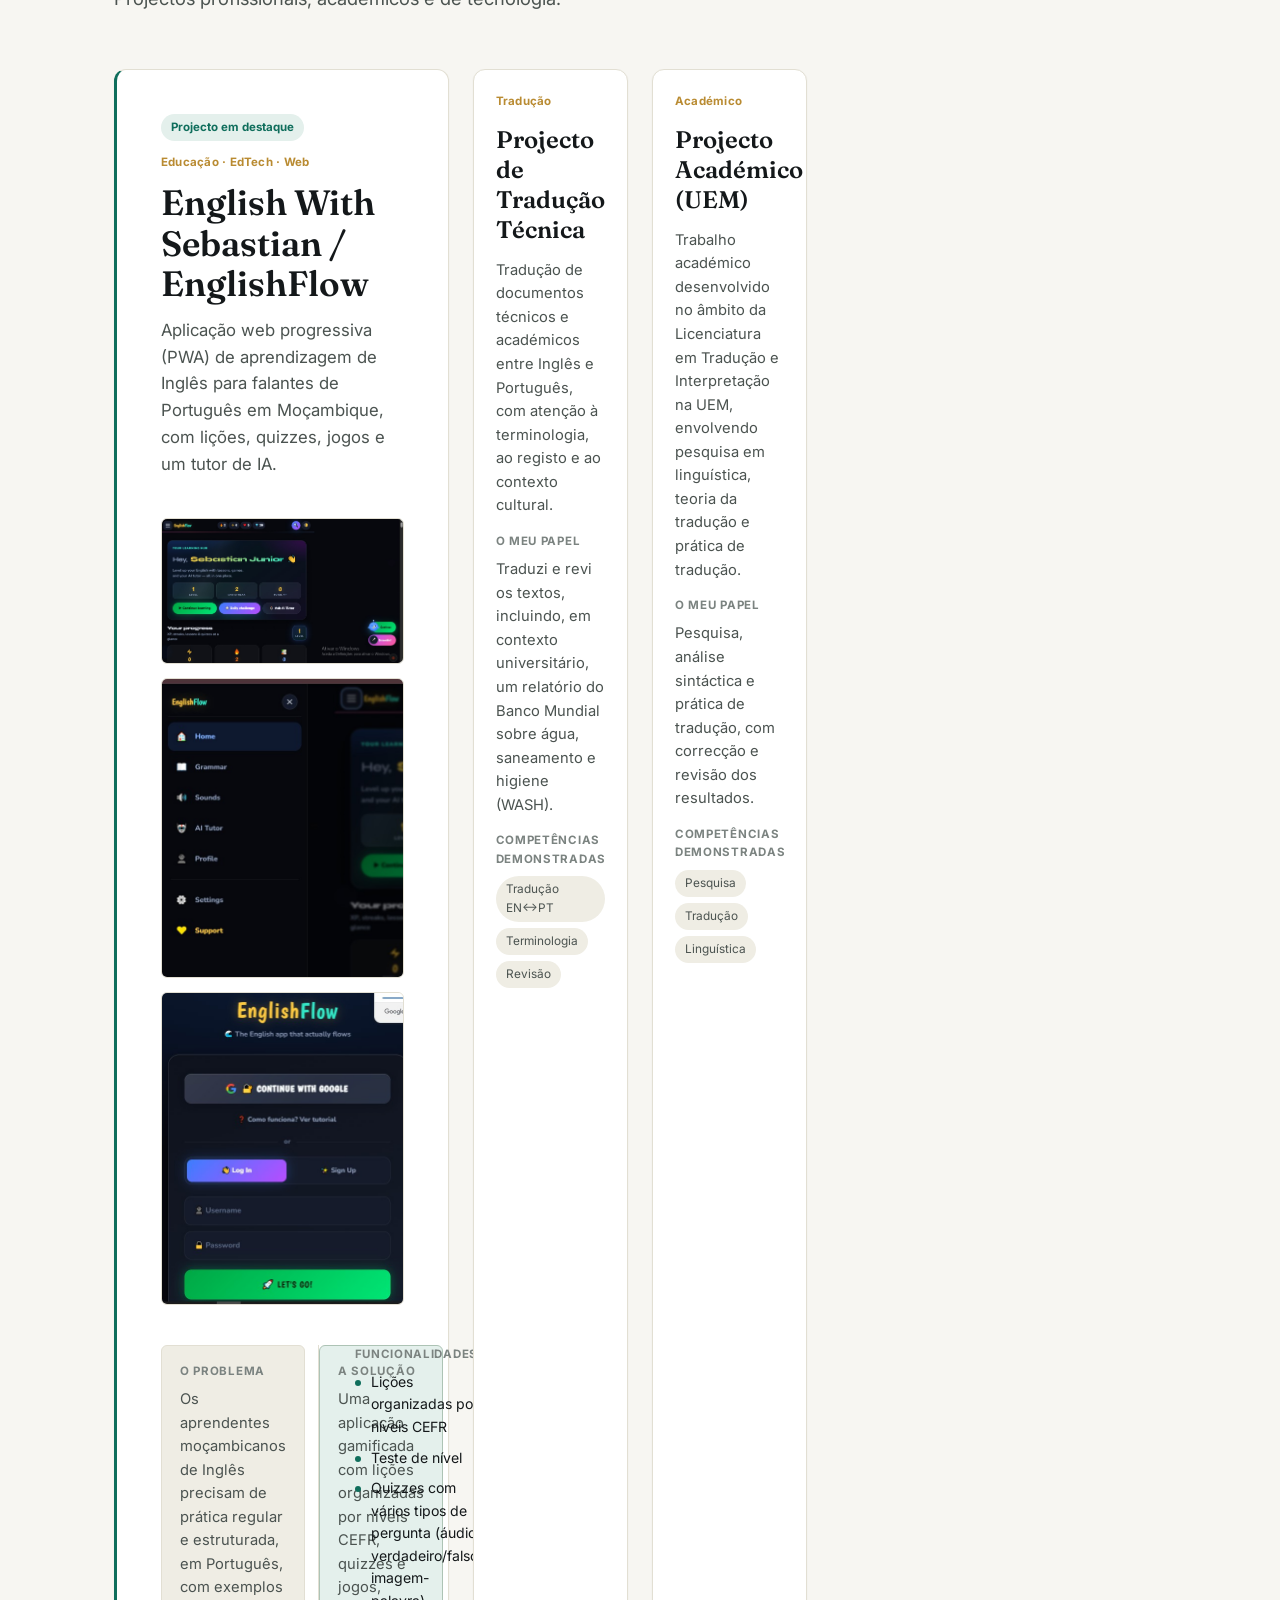
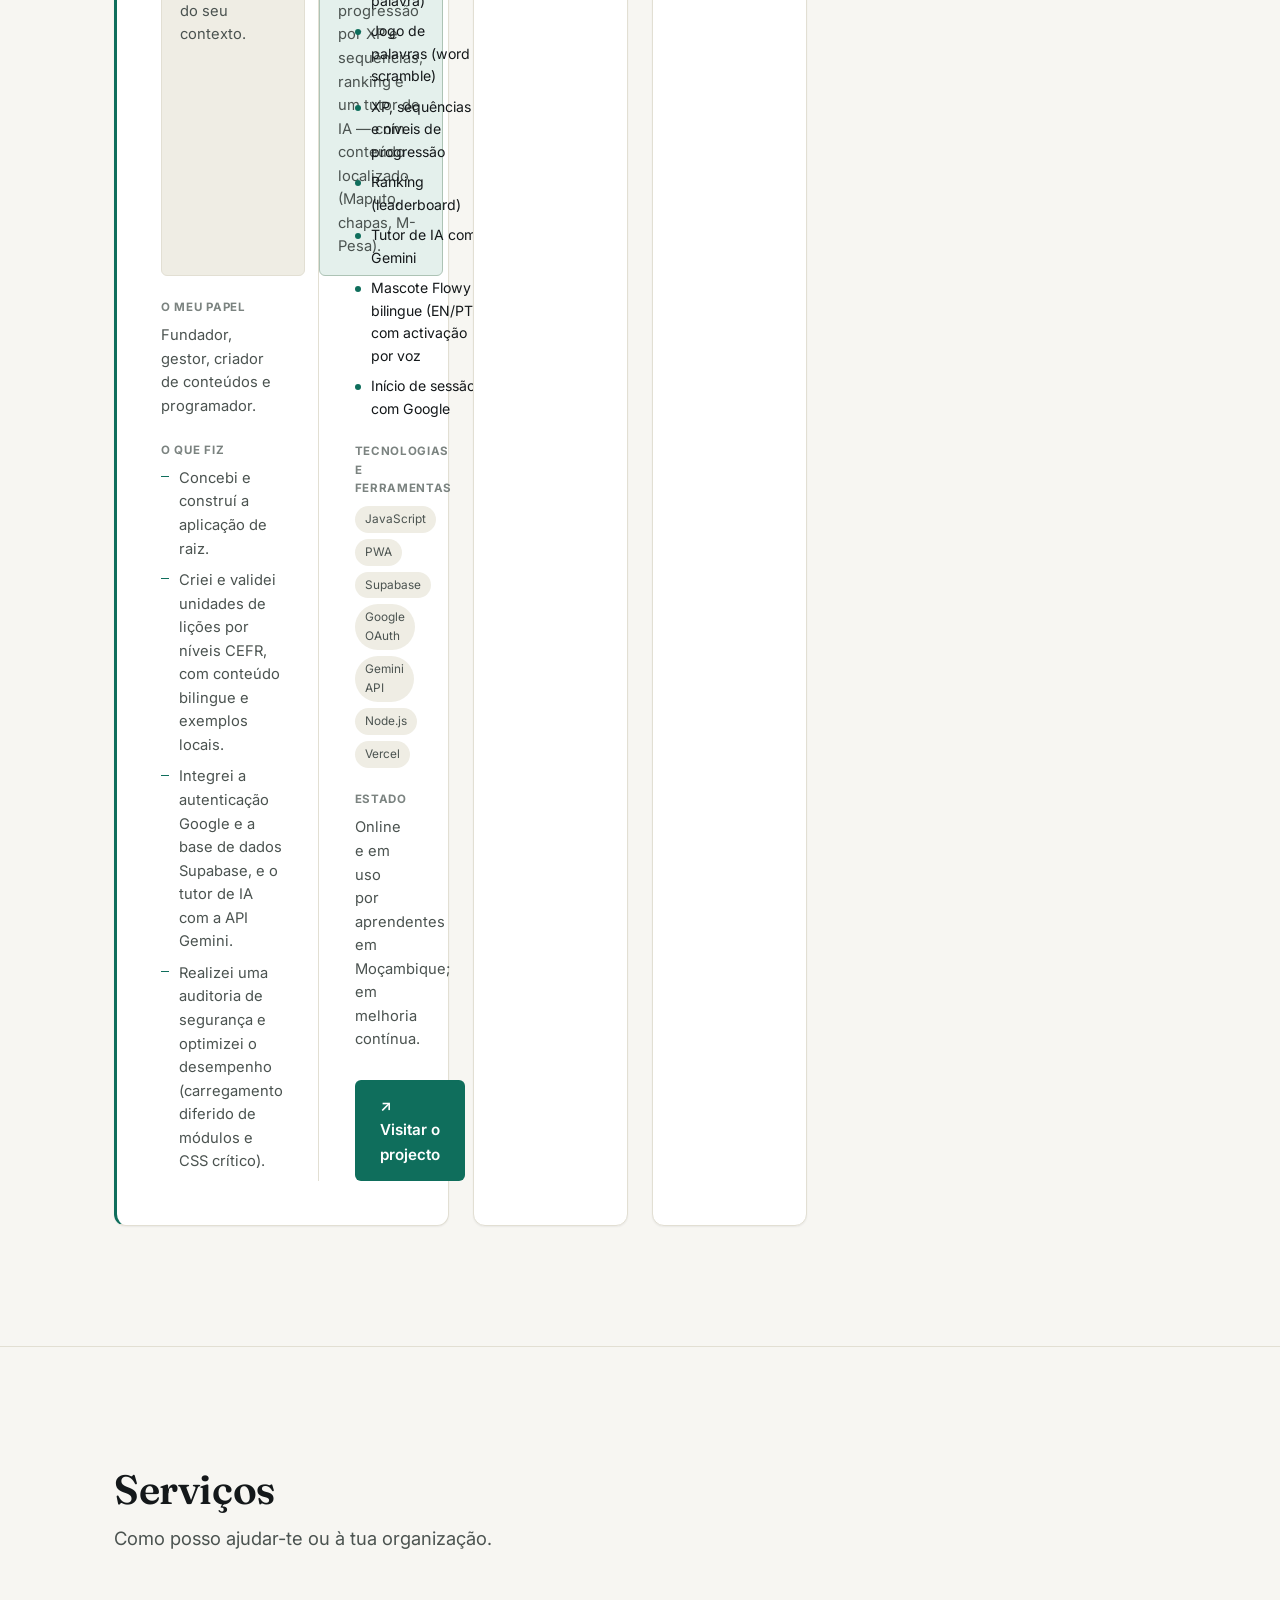
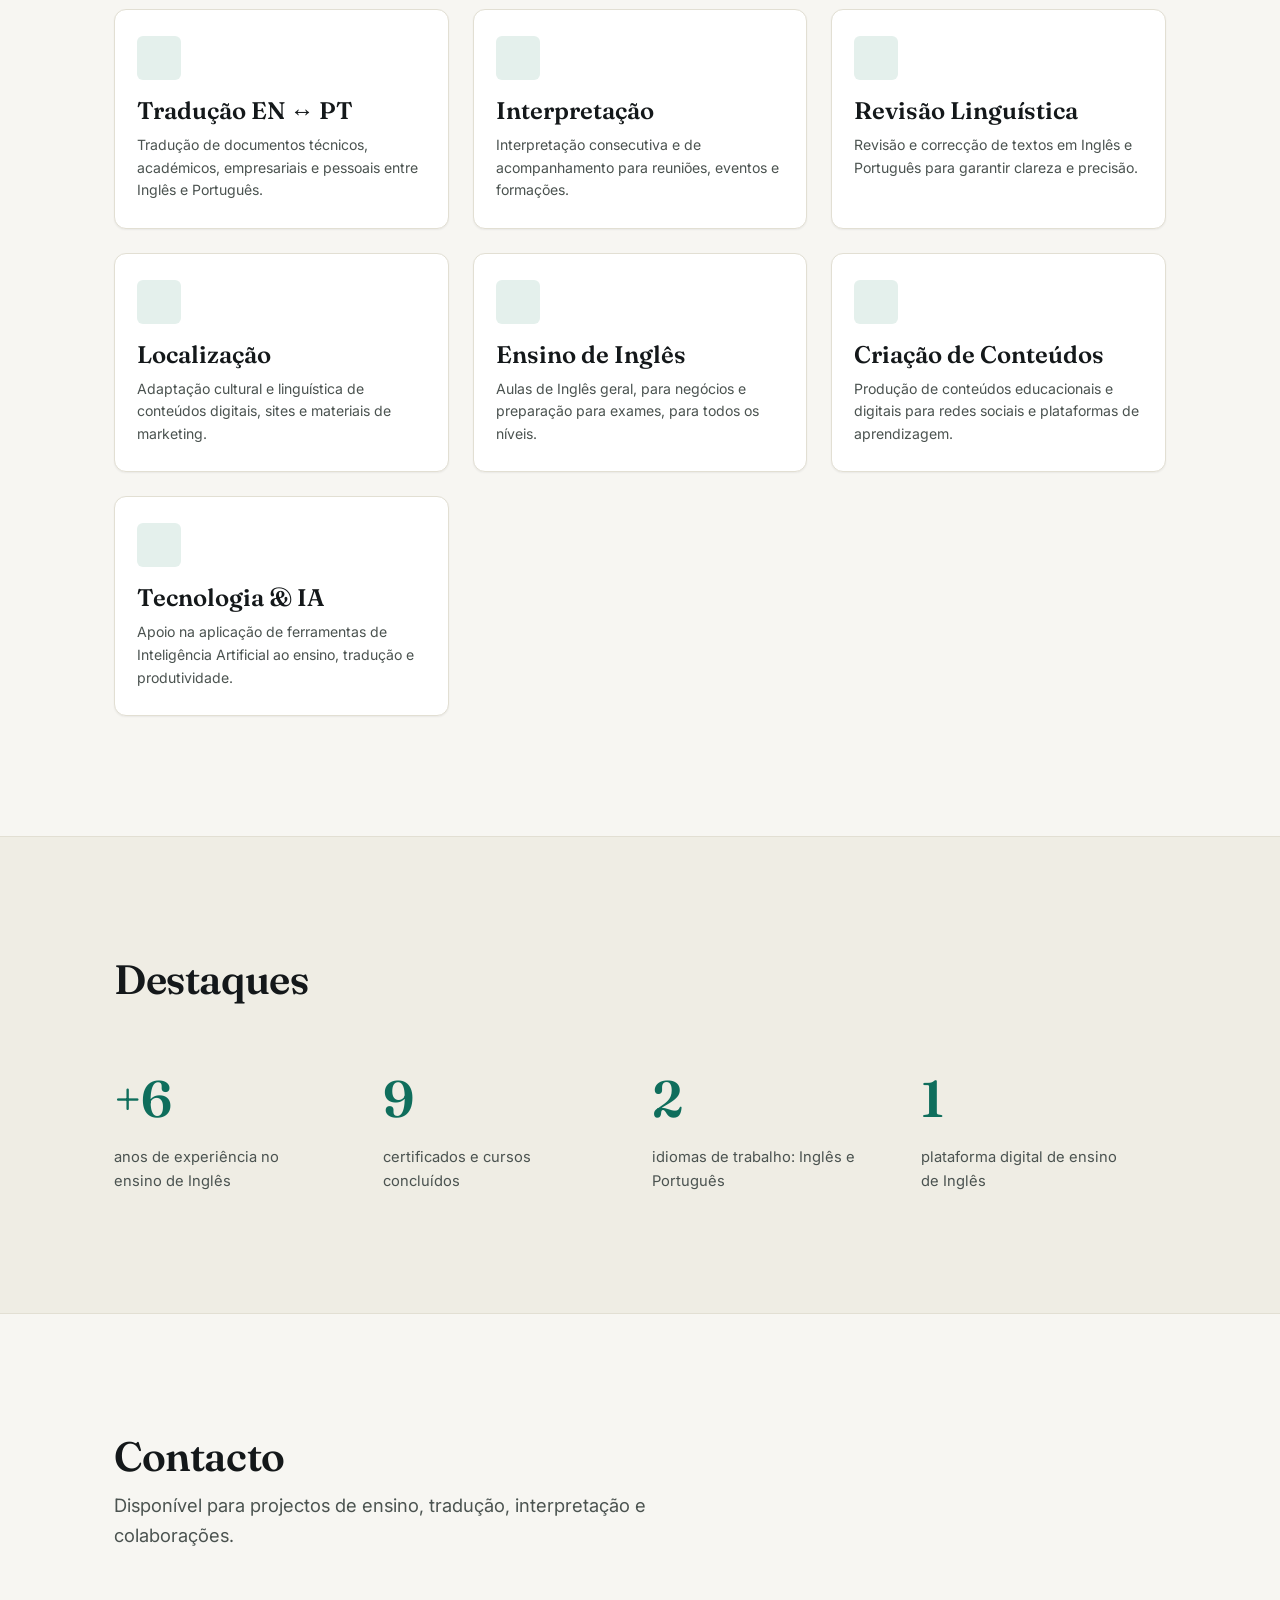
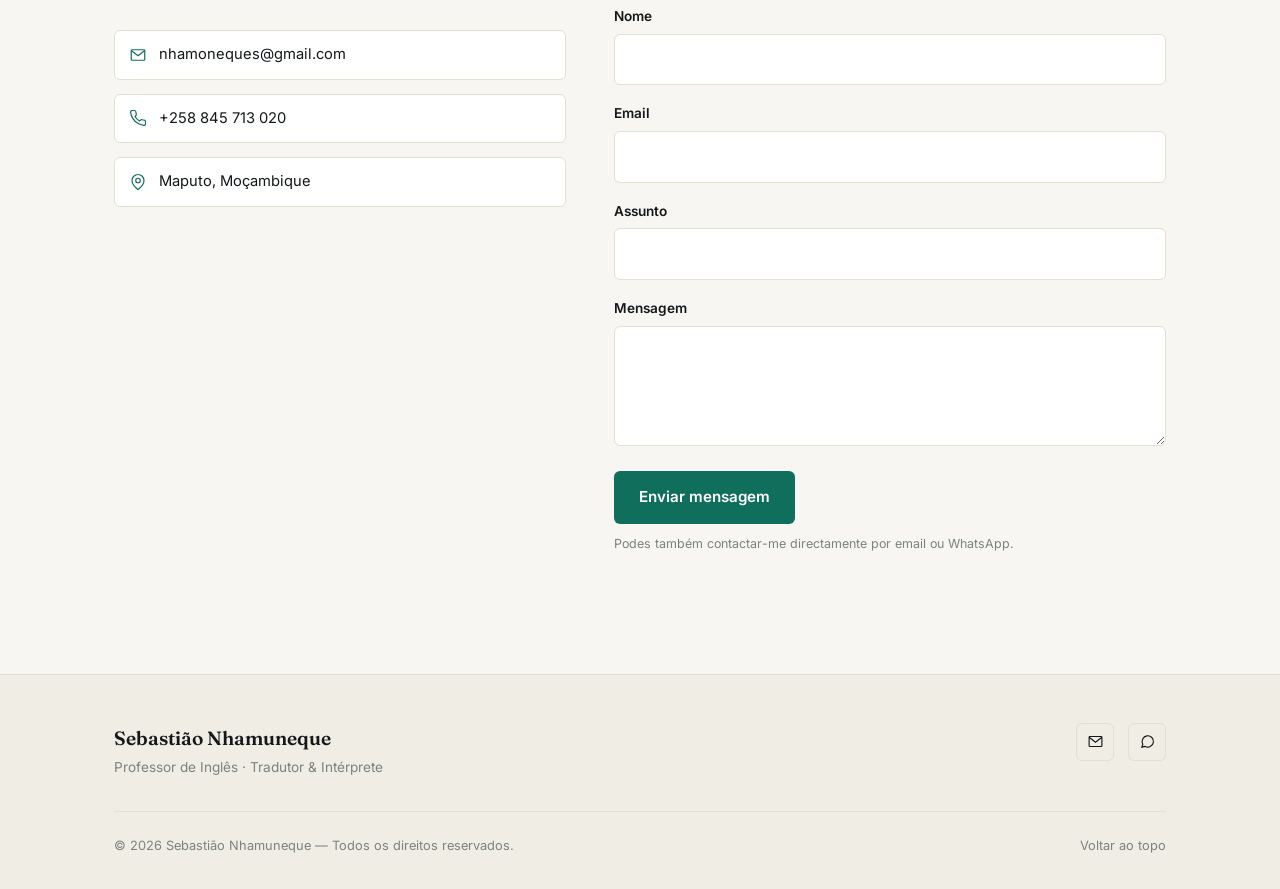
<file: deepseek_html_20260914_1ca50b.html>
<!DOCTYPE html>
<html lang="pt">
<head>
<meta charset="UTF-8" />
<meta name="viewport" content="width=device-width, initial-scale=1" />
<title>Sebastião Nhamuneque</title>
<meta name="description" content="Portefólio profissional de Sebastião Zefanias Nhamuneque Junior." />
<meta property="og:type" content="website" />
<link rel="icon" type="image/svg+xml" href="data:image/svg+xml,%3Csvg xmlns='http://www.w3.org/2000/svg' viewBox='0 0 100 100'%3E%3Crect width='100' height='100' rx='22' fill='%230F6E5C'/%3E%3Ctext x='50' y='68' font-family='Georgia,serif' font-size='52' font-weight='600' fill='%23FFFFFF' text-anchor='middle'%3ESN%3C/text%3E%3C/svg%3E" />

<link rel="preconnect" href="https://fonts.googleapis.com" />
<link rel="preconnect" href="https://fonts.gstatic.com" crossorigin />
<link href="https://fonts.googleapis.com/css2?family=Fraunces:opsz,wght@9..144,500;9..144,600&family=Inter:wght@400;500;600;700&display=swap" rel="stylesheet" />

<link rel="stylesheet" href="tokens.css" />
<link rel="stylesheet" href="base.css" />
<link rel="stylesheet" href="components.css" />
</head>
<body>
<a class="skip-link" href="#main">Skip to content</a>

<div class="scroll-progress" id="scroll-progress"></div>

<header class="navbar">
  <div class="wrap">
    <a class="brand" href="#home">
      Sebastião Nhamuneque <small>· Tradutor &amp; Professor</small>
    </a>

    <nav class="nav-links" aria-label="Navegação principal">
      <a href="#home" data-i18n="nav.home">Início</a>
      <a href="#about" data-i18n="nav.about">Sobre</a>
      <a href="#experience" data-i18n="nav.experience">Experiência</a>
      <a href="#education" data-i18n="nav.education">Formação</a>
      <a href="#skills" data-i18n="nav.skills">Competências</a>
      <a href="#certificates" data-i18n="nav.certificates">Certificados</a>
      <a href="#documents" data-i18n="nav.documents">Documentos</a>
      <a href="#projects" data-i18n="nav.projects">Projectos</a>
      <a href="#services" data-i18n="nav.services">Serviços</a>
      <a href="#contact" data-i18n="nav.contact">Contacto</a>
    </nav>

    <div class="nav-controls">
      <div class="lang-switch" role="group" aria-label="Idioma / Language">
        <button type="button" data-lang="pt" aria-pressed="true">PT</button>
        <button type="button" data-lang="en" aria-pressed="false">EN</button>
      </div>

      <button type="button" class="icon-btn" id="theme-toggle" aria-pressed="false" aria-label="Alternar tema claro/escuro">
        <svg viewBox="0 0 24 24" fill="none" stroke="currentColor" stroke-width="1.6" stroke-linecap="round" stroke-linejoin="round">
          <circle cx="12" cy="12" r="4"/>
          <path d="M12 2v2M12 20v2M4.9 4.9l1.4 1.4M17.7 17.7l1.4 1.4M2 12h2M20 12h2M4.9 19.1l1.4-1.4M17.7 6.3l1.4-1.4"/>
        </svg>
      </button>

      <button type="button" class="nav-toggle" id="nav-toggle" aria-expanded="false" aria-controls="mobile-menu" aria-label="Abrir menu">
        <svg viewBox="0 0 24 24" fill="none" stroke="currentColor" stroke-width="1.6" stroke-linecap="round">
          <path d="M4 6h16M4 12h16M4 18h16"/>
        </svg>
      </button>
    </div>
  </div>

  <nav class="mobile-menu" id="mobile-menu" aria-label="Navegação móvel">
    <a href="#home" data-i18n="nav.home">Início</a>
    <a href="#about" data-i18n="nav.about">Sobre</a>
    <a href="#experience" data-i18n="nav.experience">Experiência</a>
    <a href="#education" data-i18n="nav.education">Formação</a>
    <a href="#skills" data-i18n="nav.skills">Competências</a>
    <a href="#certificates" data-i18n="nav.certificates">Certificados</a>
    <a href="#documents" data-i18n="nav.documents">Documentos</a>
    <a href="#projects" data-i18n="nav.projects">Projectos</a>
    <a href="#services" data-i18n="nav.services">Serviços</a>
    <a href="#contact" data-i18n="nav.contact">Contacto</a>
  </nav>
</header>

<main id="main">

  <section class="hero" id="home">
    <div class="wrap">
      <div class="hero-copy">
        <span class="hero-eyebrow" data-i18n="hero.eyebrow">Ensino de Inglês · Tradução · Interpretação</span>
        <h1 class="hero-title" data-i18n="hero.title">Sebastião Nhamuneque</h1>
        <p class="hero-subtitle" data-i18n="hero.subtitle">Ensino, traduzo e construo pontes entre o Inglês e o Português.</p>
        <p class="hero-intro lead" data-i18n="hero.intro">Professor de Inglês moçambicano com mais de 6 anos de experiência…</p>

        <div class="hero-ctas">
          <a href="#experience" class="btn btn-primary" data-i18n="hero.ctaPrimary">Ver o meu percurso</a>
          <a href="#documents" class="btn btn-ghost" data-i18n="hero.ctaSecondary">Descarregar CV</a>
        </div>

        <div class="hero-links">
          <a href="mailto:nhamoneques@gmail.com">
            <svg viewBox="0 0 24 24" fill="none" stroke="currentColor" stroke-width="1.6"><rect x="3" y="5" width="18" height="14" rx="1"/><path d="M3 6l9 7 9-7"/></svg>
            nhamoneques@gmail.com
          </a>
          <a href="https://wa.me/258845713020" target="_blank" rel="noopener">
            <svg viewBox="0 0 24 24" fill="none" stroke="currentColor" stroke-width="1.6"><path d="M4 20l1.4-4.2A8 8 0 1 1 8.6 19L4 20z"/></svg>
            +258 845 713 020
          </a>
          <a href="https://englishflowmz.vercel.app" target="_blank" rel="noopener">
            <svg viewBox="0 0 24 24" fill="none" stroke="currentColor" stroke-width="1.6"><circle cx="12" cy="12" r="9"/><path d="M3 12h18M12 3a14 14 0 0 1 0 18 14 14 0 0 1 0-18z"/></svg>
            englishflowmz.vercel.app
          </a>
        </div>

        <div class="scroll-hint">
          <span class="line"></span>
          <span data-i18n="hero.scrollHint">Descer</span>
        </div>
      </div>

      <div class="hero-visual">
        <div class="hero-photo-frame">
          <img src="assets/img/avatar.jpg" alt="Sebastião Nhamuneque" />
        </div>
        <div id="hero-badges"></div>
      </div>
    </div>
  </section>

  <section id="about">
    <div class="wrap">
      <div class="section-head">
        <h2 data-i18n="about.title">Sobre mim</h2>
        <p class="lead" data-i18n="about.lead">Sou professor de Inglês, tradutor e intérprete…</p>
      </div>

      <div class="about-grid">
        <div class="about-body">
          <p data-i18n="about.body.0"></p>
          <p data-i18n="about.body.1"></p>
          <p data-i18n="about.body.2"></p>
        </div>
        <div class="about-focus">
          <h3 data-i18n="about.focusTitle">Áreas de especialização</h3>
          <ul class="focus-list">
            <li data-i18n="about.focusAreas.0"></li>
            <li data-i18n="about.focusAreas.1"></li>
            <li data-i18n="about.focusAreas.2"></li>
            <li data-i18n="about.focusAreas.3"></li>
            <li data-i18n="about.focusAreas.4"></li>
            <li data-i18n="about.focusAreas.5"></li>
          </ul>
        </div>
      </div>
    </div>
  </section>

  <section id="experience">
    <div class="wrap">
      <div class="section-head">
        <h2 data-i18n="experience.title">Experiência</h2>
        <p class="lead" data-i18n="experience.lead"></p>
      </div>
      <div class="timeline" id="experience-timeline"></div>
    </div>
  </section>

  <section id="education">
    <div class="wrap">
      <div class="section-head">
        <h2 data-i18n="education.title">Formação Académica</h2>
        <p class="lead" data-i18n="education.lead"></p>
      </div>
      <div class="timeline" id="education-timeline"></div>
    </div>
  </section>

  <section id="skills">
    <div class="wrap">
      <div class="section-head">
        <h2 data-i18n="skills.title">Competências</h2>
        <p class="lead" data-i18n="skills.lead"></p>
      </div>
      <div class="grid grid-2" id="skills-grid"></div>
    </div>
  </section>

  <section id="certificates">
    <div class="wrap">
      <div class="section-head">
        <h2 data-i18n="certificates.title">Certificados</h2>
        <p class="lead" data-i18n="certificates.lead"></p>
      </div>

      <div class="cert-toolbar">
        <div class="cert-filters" id="cert-filters"></div>
        <div class="cert-search">
          <svg viewBox="0 0 24 24" fill="none" stroke="currentColor" stroke-width="1.6"><circle cx="11" cy="11" r="7"/><path d="M21 21l-4.3-4.3"/></svg>
          <input type="search" id="cert-search-input" data-i18n-attr="placeholder:certificates.searchPlaceholder" placeholder="Pesquisar certificados…" />
        </div>
      </div>

      <div class="grid grid-3" id="cert-grid"></div>
    </div>
  </section>

  <section id="documents">
    <div class="wrap">
      <div class="section-head">
        <h2 data-i18n="documents.title">Documentos Profissionais</h2>
        <p class="lead" data-i18n="documents.lead"></p>
      </div>
      <div class="grid grid-2" id="documents-grid"></div>
    </div>
  </section>

  <section id="projects">
    <div class="wrap">
      <div class="section-head">
        <h2 data-i18n="projects.title">Projectos</h2>
        <p class="lead" data-i18n="projects.lead"></p>
      </div>
      <div class="grid grid-3" id="projects-grid"></div>
    </div>
  </section>

  <section id="services">
    <div class="wrap">
      <div class="section-head">
        <h2 data-i18n="services.title">Serviços</h2>
        <p class="lead" data-i18n="services.lead"></p>
      </div>
      <div class="grid grid-3" id="services-grid"></div>
    </div>
  </section>

  <section class="highlights-section">
    <div class="wrap">
      <div class="section-head">
        <h2 data-i18n="highlights.title">Destaques</h2>
      </div>
      <div class="grid grid-4" id="highlights-grid"></div>
    </div>
  </section>

  <section id="contact">
    <div class="wrap">
      <div class="section-head">
        <h2 data-i18n="contact.title">Contacto</h2>
        <p class="lead" data-i18n="contact.lead"></p>
      </div>

      <div class="contact-grid">
        <div class="contact-info">
          <div class="contact-info-list">
            <a href="mailto:nhamoneques@gmail.com">
              <svg viewBox="0 0 24 24" fill="none" stroke="currentColor" stroke-width="1.6"><rect x="3" y="5" width="18" height="14" rx="1"/><path d="M3 6l9 7 9-7"/></svg>
              nhamoneques@gmail.com
            </a>
            <a href="tel:+258845713020">
              <svg viewBox="0 0 24 24" fill="none" stroke="currentColor" stroke-width="1.6"><path d="M22 16.9v3a2 2 0 0 1-2.2 2 19.8 19.8 0 0 1-8.6-3.1 19.5 19.5 0 0 1-6-6A19.8 19.8 0 0 1 2.1 4.2 2 2 0 0 1 4.1 2h3a2 2 0 0 1 2 1.7c.1 1 .3 2 .6 2.9a2 2 0 0 1-.5 2.1L8 10a16 16 0 0 0 6 6l1.3-1.2a2 2 0 0 1 2.1-.5c.9.3 1.9.5 2.9.6a2 2 0 0 1 1.7 2z"/></svg>
              +258 845 713 020
            </a>
            <span class="info-row">
              <svg viewBox="0 0 24 24" fill="none" stroke="currentColor" stroke-width="1.6"><path d="M20 10c0 6-8 12-8 12s-8-6-8-12a8 8 0 0 1 16 0z"/><circle cx="12" cy="10" r="3"/></svg>
              <span data-i18n="contact.location">Maputo, Moçambique</span>
            </span>
          </div>
        </div>

        <form class="contact-form" id="contact-form" novalidate>
          <div class="form-field">
            <label for="cf-name" data-i18n="contact.formName">Nome</label>
            <input type="text" id="cf-name" name="name" required />
          </div>
          <div class="form-field">
            <label for="cf-email" data-i18n="contact.formEmail">Email</label>
            <input type="email" id="cf-email" name="email" required />
          </div>
          <div class="form-field">
            <label for="cf-subject" data-i18n="contact.formSubject">Assunto</label>
            <input type="text" id="cf-subject" name="subject" required />
          </div>
          <div class="form-field">
            <label for="cf-message" data-i18n="contact.formMessage">Mensagem</label>
            <textarea id="cf-message" name="message" required></textarea>
          </div>
          <button type="submit" class="btn btn-primary" data-i18n="contact.formSubmit">Enviar mensagem</button>
          <p class="form-note" data-i18n="contact.formNote"></p>
          <p class="form-status" id="form-status"></p>
        </form>
      </div>
    </div>
  </section>

</main>

<footer class="site-footer">
  <div class="wrap">
    <div class="footer-top">
      <div>
        <div class="footer-brand">Sebastião Nhamuneque</div>
        <div class="footer-role" data-i18n="footer.role">Professor de Inglês · Tradutor &amp; Intérprete</div>
      </div>
      <div class="footer-social">
        <a href="mailto:nhamoneques@gmail.com" aria-label="Email">
          <svg viewBox="0 0 24 24" fill="none" stroke="currentColor" stroke-width="1.6"><rect x="3" y="5" width="18" height="14" rx="1"/><path d="M3 6l9 7 9-7"/></svg>
        </a>
        <a href="https://wa.me/258845713020" target="_blank" rel="noopener" aria-label="WhatsApp">
          <svg viewBox="0 0 24 24" fill="none" stroke="currentColor" stroke-width="1.6"><path d="M4 20l1.4-4.2A8 8 0 1 1 8.6 19L4 20z"/></svg>
        </a>
      </div>
    </div>
    <div class="footer-bottom">
      <span>© <span id="year"></span> Sebastião Nhamuneque — <span data-i18n="footer.rights">Todos os direitos reservados.</span></span>
      <a href="#home" data-i18n="footer.backToTop">Voltar ao topo</a>
    </div>
  </div>
</footer>

<script src="content.js" defer></script>
<script src="experience.js" defer></script>
<script src="education.js" defer></script>
<script src="skills.js" defer></script>
<script src="certificates.js" defer></script>
<script src="documents.js" defer></script>
<script src="projects.js" defer></script>
<script src="services.js" defer></script>
<script src="main.js" defer></script>
</body>
</html>
</file>
<file: tokens.css>
/* ===================================================================
   DESIGN TOKENS
   Light theme = "paper & ink" editorial base. Dark theme flips ground,
   keeps the same accent family so certificates/badges read consistently.
   =================================================================== */
:root {
  /* Light (default) */
  --bg: #F7F6F2;
  --bg-raised: #FFFFFF;
  --bg-sunken: #EFEDE4;
  --ink: #14181A;
  --ink-soft: #4B5350;
  --ink-faint: #7B8380;
  --line: #E2DFD3;
  --accent: #0F6E5C;
  --accent-ink: #FFFFFF;
  --accent-soft: #E4F0EC;
  --gold: #B98B32;
  --gold-soft: #F3E9D4;
  --danger: #B4432F;

  --shadow-1: 0 1px 2px rgba(20, 24, 26, 0.06);
  --shadow-2: 0 10px 30px -12px rgba(20, 24, 26, 0.18);
  --shadow-3: 0 24px 60px -20px rgba(20, 24, 26, 0.28);

  --font-display: "Fraunces", "Iowan Old Style", "Palatino Linotype", Georgia, serif;
  --font-body: "Inter", "Segoe UI", -apple-system, BlinkMacSystemFont, sans-serif;

  --radius-s: 6px;
  --radius-m: 12px;
  --radius-l: 20px;

  --container: 1180px;
  --gutter: clamp(20px, 5vw, 64px);

  --dur-1: 160ms;
  --dur-2: 320ms;
  --ease: cubic-bezier(0.22, 1, 0.36, 1);
}

[data-theme="dark"] {
  --bg: #0E1210;
  --bg-raised: #161C19;
  --bg-sunken: #0A0D0B;
  --ink: #EDEDE8;
  --ink-soft: #B7BDB8;
  --ink-faint: #7E8883;
  --line: #26302B;
  --accent: #2FB897;
  --accent-ink: #06120E;
  --accent-soft: #10261F;
  --gold: #D9A94B;
  --gold-soft: #241D0E;
  --danger: #E07A63;

  --shadow-1: 0 1px 2px rgba(0, 0, 0, 0.4);
  --shadow-2: 0 10px 30px -12px rgba(0, 0, 0, 0.55);
  --shadow-3: 0 24px 60px -20px rgba(0, 0, 0, 0.65);
}

@media (prefers-reduced-motion: reduce) {
  *, *::before, *::after {
    animation-duration: 0.001ms !important;
    animation-iteration-count: 1 !important;
    transition-duration: 0.001ms !important;
    scroll-behavior: auto !important;
  }
}
</file>
<file: base.css>
/* ===================================================================
   RESET & BASE
   =================================================================== */
*, *::before, *::after { box-sizing: border-box; }
html { scroll-behavior: smooth; }
body {
  margin: 0;
  background: var(--bg);
  color: var(--ink);
  font-family: var(--font-body);
  font-size: 16px;
  line-height: 1.6;
  -webkit-font-smoothing: antialiased;
  transition: background var(--dur-2) var(--ease), color var(--dur-2) var(--ease);
}
img { max-width: 100%; display: block; }
a { color: inherit; text-decoration: none; }
ul { margin: 0; padding: 0; list-style: none; }
button { font: inherit; color: inherit; background: none; border: none; cursor: pointer; }
input, textarea, select { font: inherit; color: inherit; }
h1, h2, h3, h4, p { margin: 0; }

/* Visible keyboard focus everywhere */
:focus-visible {
  outline: 2px solid var(--accent);
  outline-offset: 3px;
  border-radius: 4px;
}

.skip-link {
  position: absolute;
  left: -999px;
  top: 0;
  background: var(--accent);
  color: var(--accent-ink);
  padding: 12px 18px;
  z-index: 999;
  border-radius: 0 0 8px 0;
}
.skip-link:focus {
  left: 0;
}

/* Typography scale */
h1, .h1 { font-family: var(--font-display); font-size: clamp(2.4rem, 5vw, 4rem); line-height: 1.05; font-weight: 600; letter-spacing: -0.01em; }
h2, .h2 { font-family: var(--font-display); font-size: clamp(1.8rem, 3.2vw, 2.6rem); line-height: 1.1; font-weight: 600; letter-spacing: -0.01em; }
h3, .h3 { font-family: var(--font-display); font-size: clamp(1.25rem, 2vw, 1.5rem); line-height: 1.25; font-weight: 600; }
p.lead { font-size: 1.15rem; color: var(--ink-soft); max-width: 62ch; }
.small { font-size: 0.875rem; color: var(--ink-faint); }

/* Layout */
.wrap {
  max-width: var(--container);
  margin: 0 auto;
  padding: 0 var(--gutter);
}
section {
  padding: clamp(64px, 10vw, 120px) 0;
  border-top: 1px solid var(--line);
}
.section-head {
  max-width: 640px;
  margin-bottom: clamp(36px, 5vw, 56px);
}
.section-head h2 { margin-bottom: 12px; }

.grid {
  display: grid;
  gap: 24px;
}
@media (min-width: 640px) {
  .grid-2 { grid-template-columns: repeat(2, 1fr); }
  .grid-3 { grid-template-columns: repeat(3, 1fr); }
}
@media (min-width: 900px) {
  .grid-4 { grid-template-columns: repeat(4, 1fr); }
}

.btn {
  display: inline-flex;
  align-items: center;
  gap: 8px;
  padding: 13px 24px;
  border-radius: var(--radius-s);
  font-weight: 600;
  font-size: 0.95rem;
  transition: transform var(--dur-1) var(--ease), box-shadow var(--dur-1) var(--ease), background var(--dur-1) var(--ease), border-color var(--dur-1) var(--ease);
  border: 1px solid transparent;
}
.btn-primary {
  background: var(--accent);
  color: var(--accent-ink);
}
.btn-primary:hover { transform: translateY(-1px); box-shadow: var(--shadow-2); }
.btn-ghost {
  background: transparent;
  border-color: var(--line);
  color: var(--ink);
}
.btn-ghost:hover { border-color: var(--accent); color: var(--accent); }
.btn-sm { padding: 8px 14px; font-size: 0.82rem; border-radius: var(--radius-s); }

.tag {
  display: inline-flex;
  align-items: center;
  gap: 6px;
  padding: 5px 12px;
  border-radius: 999px;
  font-size: 0.78rem;
  font-weight: 600;
  border: 1px solid var(--line);
  color: var(--ink-soft);
  background: var(--bg-raised);
}
.tag[data-active="true"] {
  background: var(--accent);
  border-color: var(--accent);
  color: var(--accent-ink);
}

.card {
  background: var(--bg-raised);
  border: 1px solid var(--line);
  border-radius: var(--radius-m);
  box-shadow: var(--shadow-1);
  transition: transform var(--dur-1) var(--ease), box-shadow var(--dur-1) var(--ease), border-color var(--dur-1) var(--ease);
}
.card:hover {
  transform: translateY(-3px);
  box-shadow: var(--shadow-2);
  border-color: color-mix(in srgb, var(--accent) 30%, var(--line));
}

.visually-hidden {
  position: absolute;
  width: 1px; height: 1px;
  overflow: hidden;
  clip: rect(0 0 0 0);
  white-space: nowrap;
}

::selection { background: var(--accent); color: var(--accent-ink); }
</file>
<file: components.css>
/* ===================================================================
   NAVBAR
   =================================================================== */
.navbar {
  position: sticky;
  top: 0;
  z-index: 100;
  background: color-mix(in srgb, var(--bg) 86%, transparent);
  backdrop-filter: blur(10px) saturate(1.1);
  border-bottom: 1px solid var(--line);
}
.navbar .wrap {
  display: flex;
  align-items: center;
  justify-content: space-between;
  height: 72px;
}
.brand {
  font-family: var(--font-display);
  font-weight: 600;
  font-size: 1.05rem;
  display: flex;
  align-items: baseline;
  gap: 8px;
}
.brand small { font-family: var(--font-body); font-weight: 500; font-size: 0.72rem; color: var(--ink-faint); }

.nav-links {
  display: none;
  gap: 28px;
  align-items: center;
}
.nav-links a {
  font-size: 0.92rem;
  color: var(--ink-soft);
  position: relative;
  padding: 6px 0;
}
.nav-links a::after {
  content: "";
  position: absolute;
  left: 0; bottom: 0;
  width: 0; height: 1px;
  background: var(--accent);
  transition: width var(--dur-1) var(--ease);
}
.nav-links a:hover, .nav-links a[aria-current="true"] { color: var(--ink); }
.nav-links a:hover::after, .nav-links a[aria-current="true"]::after { width: 100%; }

@media (min-width: 980px) {
  .nav-links { display: flex; }
  .nav-toggle { display: none; }
}

.nav-controls { display: flex; align-items: center; gap: 10px; }

.icon-btn {
  width: 38px; height: 38px;
  display: inline-flex; align-items: center; justify-content: center;
  border: 1px solid var(--line);
  border-radius: var(--radius-s);
  transition: border-color var(--dur-1) var(--ease), color var(--dur-1) var(--ease);
}
.icon-btn:hover { border-color: var(--accent); color: var(--accent); }
.icon-btn svg { width: 18px; height: 18px; }

.lang-switch {
  display: flex; border: 1px solid var(--line); border-radius: var(--radius-s); overflow: hidden;
}
.lang-switch button {
  padding: 8px 12px;
  font-size: 0.78rem;
  font-weight: 700;
  color: var(--ink-faint);
}
.lang-switch button[aria-pressed="true"] { background: var(--accent); color: var(--accent-ink); }

.nav-toggle { width: 38px; height: 38px; border: 1px solid var(--line); border-radius: var(--radius-s); display: inline-flex; align-items: center; justify-content: center; }
.nav-toggle svg { width: 20px; height: 20px; }

.mobile-menu {
  display: none;
  flex-direction: column;
  padding: 8px var(--gutter) 20px;
  border-bottom: 1px solid var(--line);
  background: var(--bg);
}
.mobile-menu.open { display: flex; }
.mobile-menu a { padding: 12px 0; border-bottom: 1px solid var(--line); font-size: 0.98rem; }
.mobile-menu a:last-child { border-bottom: none; }

.scroll-progress {
  position: fixed; top: 0; left: 0; height: 2px; width: 0%;
  background: var(--accent); z-index: 200;
  transition: width 80ms linear;
}

/* ===================================================================
   HERO
   =================================================================== */
.hero {
  padding-top: clamp(48px, 8vw, 88px);
  padding-bottom: clamp(64px, 8vw, 96px);
  border-top: none;
  overflow: hidden;
}
.hero .wrap {
  display: grid;
  gap: 56px;
  align-items: center;
}
@media (min-width: 960px) {
  .hero .wrap { grid-template-columns: 1.05fr 0.95fr; }
}

.hero-eyebrow {
  font-size: 0.85rem;
  font-weight: 600;
  color: var(--accent);
  margin-bottom: 18px;
  display: block;
}
.hero-title { margin-bottom: 14px; }
.hero-subtitle {
  font-family: var(--font-display);
  font-size: clamp(1.15rem, 2vw, 1.4rem);
  color: var(--ink-soft);
  font-style: italic;
  margin-bottom: 20px;
  max-width: 54ch;
}
.hero-intro { margin-bottom: 32px; }
.hero-ctas { display: flex; flex-wrap: wrap; gap: 14px; margin-bottom: 32px; }
.hero-links { display: flex; flex-wrap: wrap; gap: 18px; }
.hero-links a {
  display: inline-flex; align-items: center; gap: 8px;
  font-size: 0.9rem; color: var(--ink-soft);
  border-bottom: 1px solid transparent;
}
.hero-links a:hover { color: var(--accent); border-color: var(--accent); }
.hero-links svg { width: 16px; height: 16px; }

.hero-visual {
  position: relative;
  display: flex;
  justify-content: center;
  min-height: 420px;
}
.hero-photo-frame {
  position: relative;
  width: min(340px, 78vw);
  border-radius: var(--radius-l);
  overflow: hidden;
  box-shadow: var(--shadow-3);
  border: 1px solid var(--line);
  opacity: 0;
  transform: translateY(18px);
  animation: rise 700ms var(--ease) 120ms forwards;
}
.hero-photo-frame img { width: 100%; height: 100%; object-fit: cover; }

.floating-card {
  position: absolute;
  background: var(--bg-raised);
  border: 1px solid var(--line);
  border-radius: var(--radius-m);
  box-shadow: var(--shadow-2);
  padding: 10px 14px;
  display: flex;
  align-items: center;
  gap: 8px;
  font-size: 0.82rem;
  font-weight: 600;
  opacity: 0;
  transform: translateY(14px);
  animation: rise 700ms var(--ease) forwards;
}
.floating-card .dot { width: 8px; height: 8px; border-radius: 50%; background: var(--accent); flex: none; }
.floating-card--1 { top: 6%;  left: -6%;  animation-delay: 320ms; animation-name: floatA; }
.floating-card--2 { top: 66%; left: -10%; animation-delay: 460ms; animation-name: floatB; }
.floating-card--3 { top: 12%; right: -8%; animation-delay: 560ms; animation-name: floatC; }
.floating-card--4 { top: 72%; right: -6%; animation-delay: 680ms; animation-name: floatD; }

@keyframes rise { to { opacity: 1; transform: translateY(0); } }
@keyframes floatA { 0% { opacity:0; transform: translateY(14px);} 60% {opacity:1; transform: translateY(0);} 100% {opacity:1; transform: translateY(-6px);} }
@keyframes floatB { 0% { opacity:0; transform: translateY(14px);} 60% {opacity:1; transform: translateY(0);} 100% {opacity:1; transform: translateY(6px);} }
@keyframes floatC { 0% { opacity:0; transform: translateY(14px);} 60% {opacity:1; transform: translateY(0);} 100% {opacity:1; transform: translateY(5px);} }
@keyframes floatD { 0% { opacity:0; transform: translateY(14px);} 60% {opacity:1; transform: translateY(0);} 100% {opacity:1; transform: translateY(-5px);} }

@media (prefers-reduced-motion: reduce) {
  .hero-photo-frame, .floating-card { animation: none; opacity: 1; transform: none; }
}

@media (max-width: 640px) {
  .floating-card { display: none; }
  .hero-photo-frame { width: min(280px, 70vw); margin: 0 auto; }
}

.scroll-hint {
  margin-top: 56px;
  display: inline-flex;
  align-items: center;
  gap: 10px;
  font-size: 0.78rem;
  color: var(--ink-faint);
}
.scroll-hint .line { width: 28px; height: 1px; background: var(--ink-faint); }

/* ===================================================================
   ABOUT
   =================================================================== */
.about-grid {
  display: grid;
  gap: 48px;
}
@media (min-width: 900px) {
  .about-grid { grid-template-columns: 1.2fr 0.8fr; }
}
.about-body p { margin-bottom: 16px; color: var(--ink-soft); max-width: 66ch; }
.focus-list {
  display: grid;
  gap: 10px;
}
.focus-list li {
  display: flex; align-items: center; gap: 10px;
  padding: 12px 14px;
  border: 1px solid var(--line);
  border-radius: var(--radius-s);
  background: var(--bg-raised);
  font-size: 0.9rem;
}
.focus-list li::before {
  content: "";
  width: 6px; height: 6px; border-radius: 50%;
  background: var(--accent); flex: none;
}

/* ===================================================================
   TIMELINE (Experience / Education)
   =================================================================== */
.timeline {
  position: relative;
  padding-left: 28px;
  border-left: 1px solid var(--line);
  display: grid;
  gap: 36px;
}
.timeline-item { position: relative; }
.timeline-item::before {
  content: "";
  position: absolute;
  left: -33px; top: 6px;
  width: 11px; height: 11px;
  border-radius: 50%;
  background: var(--bg);
  border: 2px solid var(--accent);
}
.timeline-item[data-current="true"]::before { background: var(--accent); }
.timeline-period {
  font-size: 0.8rem;
  font-weight: 700;
  color: var(--accent);
  text-transform: none;
  margin-bottom: 6px;
  display: inline-block;
}
.timeline-card { padding: 20px 22px; }
.timeline-card h3 { margin-bottom: 2px; }
.timeline-org { color: var(--ink-soft); font-size: 0.92rem; margin-bottom: 10px; }
.timeline-desc { color: var(--ink-soft); font-size: 0.92rem; margin-bottom: 12px; }
.timeline-resp {
  display: grid; gap: 6px;
}
.timeline-resp li {
  font-size: 0.85rem; color: var(--ink-soft);
  padding-left: 16px; position: relative;
}
.timeline-resp li::before { content: "—"; position: absolute; left: 0; color: var(--ink-faint); }

/* ===================================================================
   SKILLS
   =================================================================== */
.skill-card { padding: 24px; }
.skill-card h3 { margin-bottom: 16px; }
.skill-row { display: flex; align-items: center; justify-content: space-between; gap: 12px; padding: 9px 0; border-top: 1px solid var(--line); }
.skill-row:first-of-type { border-top: none; }
.skill-name { font-size: 0.9rem; }
.skill-meter { display: flex; gap: 4px; }
.skill-dot { width: 8px; height: 8px; border-radius: 50%; background: var(--line); }
.skill-dot[data-filled="true"] { background: var(--accent); }

/* ===================================================================
   CERTIFICATES
   =================================================================== */
.cert-toolbar {
  display: flex; flex-wrap: wrap; gap: 10px; align-items: center; justify-content: space-between;
  margin-bottom: 28px;
}
.cert-filters { display: flex; flex-wrap: wrap; gap: 8px; }
.cert-filters button { all: unset; cursor: pointer; }
.cert-search { position: relative; width: 100%; max-width: 280px; }
.cert-search input {
  width: 100%;
  padding: 10px 14px 10px 36px;
  border: 1px solid var(--line);
  border-radius: var(--radius-s);
  background: var(--bg-raised);
  font-size: 0.88rem;
}
.cert-search svg { position: absolute; left: 11px; top: 50%; transform: translateY(-50%); width: 16px; height: 16px; color: var(--ink-faint); }

.cert-card { overflow: hidden; display: flex; flex-direction: column; }
.cert-thumb { aspect-ratio: 4/3; overflow: hidden; border-bottom: 1px solid var(--line); background: var(--bg-sunken); }
.cert-thumb img { width: 100%; height: 100%; object-fit: contain; }
.cert-body { padding: 18px 20px 20px; display: flex; flex-direction: column; gap: 6px; flex: 1; }
.cert-cat { font-size: 0.72rem; font-weight: 700; color: var(--gold); }
.cert-body h3 { font-size: 1.05rem; }
.cert-meta { font-size: 0.82rem; color: var(--ink-faint); }
.cert-desc { font-size: 0.85rem; color: var(--ink-soft); margin: 4px 0 12px; flex: 1; }
.cert-actions { display: flex; gap: 10px; flex-wrap: wrap; }
.cert-empty { padding: 40px; text-align: center; color: var(--ink-faint); grid-column: 1 / -1; }

/* ===================================================================
   DOCUMENTS
   =================================================================== */
.doc-card { display: flex; align-items: flex-start; gap: 14px; padding: 18px 20px; }
.doc-icon {
  width: 42px; height: 42px; flex: none;
  border-radius: var(--radius-s);
  background: var(--accent-soft); color: var(--accent);
  display: flex; align-items: center; justify-content: center;
}
.doc-icon svg { width: 20px; height: 20px; }
.doc-info { flex: 1; min-width: 0; }
.doc-info h3 { font-size: 0.98rem; margin-bottom: 4px; }
.doc-visibility { font-size: 0.76rem; margin-bottom: 10px; }
.doc-visibility[data-visibility="private"] { color: var(--gold); }
.doc-visibility[data-visibility="public"] { color: var(--ink-faint); }
.doc-actions { display: flex; gap: 8px; flex-wrap: wrap; }
.doc-alt { display: inline-block; margin-top: 10px; font-size: 0.8rem; color: var(--ink-faint); text-decoration: underline; text-underline-offset: 3px; }
.doc-alt:hover { color: var(--accent); }

/* ===================================================================
   PROJECTS
   =================================================================== */
.projects-layout { display: grid; gap: 28px; }
.projects-secondary { display: grid; gap: 24px; }
@media (min-width: 760px) { .projects-secondary { grid-template-columns: repeat(2, 1fr); } }

/* Elementos comuns */
.project-cat { font-size: 0.72rem; font-weight: 700; letter-spacing: 0.02em; color: var(--gold); }
.project-block { display: flex; flex-direction: column; gap: 8px; }
.project-block p { font-size: 0.92rem; color: var(--ink-soft); }
.project-label {
  font-family: var(--font-body);
  font-size: 0.72rem; font-weight: 700; letter-spacing: 0.06em; text-transform: uppercase;
  color: var(--ink-faint);
}
.project-tech { display: flex; flex-wrap: wrap; gap: 6px; }
.project-tech li { font-size: 0.74rem; padding: 4px 10px; border-radius: 999px; background: var(--bg-sunken); color: var(--ink-soft); }
.project-links { display: flex; flex-wrap: wrap; gap: 10px; margin-top: auto; padding-top: 6px; }

/* Cartões secundários */
.project-card { overflow: hidden; display: flex; flex-direction: column; }
.project-thumb { aspect-ratio: 3/2; overflow: hidden; border-bottom: 1px solid var(--line); }
.project-thumb img { width: 100%; height: 100%; object-fit: cover; transition: transform var(--dur-2) var(--ease); }
.project-card:hover .project-thumb img { transform: scale(1.03); }
.project-body { padding: 22px; display: flex; flex-direction: column; gap: 14px; flex: 1; }
.project-body > p { font-size: 0.92rem; color: var(--ink-soft); }

/* Projecto em destaque */
.project-feature { padding: clamp(22px, 4vw, 44px); display: grid; gap: clamp(24px, 4vw, 40px); border-left: 3px solid var(--accent); }
.project-feature:hover { transform: none; box-shadow: var(--shadow-2); }
.project-eyebrow { display: flex; flex-wrap: wrap; align-items: center; gap: 12px; margin-bottom: 12px; }
.project-flag {
  font-size: 0.72rem; font-weight: 700; padding: 4px 10px; border-radius: 999px;
  background: var(--accent-soft); color: var(--accent);
}
.project-feature-head h3 { font-size: clamp(1.6rem, 3vw, 2.2rem); line-height: 1.15; margin-bottom: 12px; }
.project-feature-head .lead { font-size: 1.05rem; }

.project-shots { display: grid; gap: 14px; grid-template-columns: repeat(auto-fit, minmax(220px, 1fr)); }
.project-shots figure { margin: 0; border: 1px solid var(--line); border-radius: var(--radius-s); overflow: hidden; background: var(--bg-sunken); }
.project-shots img { width: 100%; height: auto; }

.project-feature-grid { display: grid; gap: clamp(24px, 4vw, 40px); }
@media (min-width: 900px) { .project-feature-grid { grid-template-columns: 1.15fr 0.85fr; } }
.project-feature-main, .project-feature-side { display: flex; flex-direction: column; gap: 22px; min-width: 0; }
.project-feature-side { padding-top: 0; }
@media (min-width: 900px) { .project-feature-side { padding-left: clamp(20px, 3vw, 36px); border-left: 1px solid var(--line); } }

.project-notes { display: grid; gap: 14px; }
@media (min-width: 640px) { .project-notes { grid-template-columns: 1fr 1fr; } }
.project-note { padding: 16px 18px; border: 1px solid var(--line); border-radius: var(--radius-s); background: var(--bg-sunken); }
.project-note:last-child { background: var(--accent-soft); border-color: color-mix(in srgb, var(--accent) 25%, var(--line)); }

.project-list { display: grid; gap: 8px; }
.project-list li { position: relative; padding-left: 18px; font-size: 0.92rem; color: var(--ink-soft); }
.project-list li::before { content: ""; position: absolute; left: 0; top: 0.62em; width: 8px; height: 1px; background: var(--accent); }

.project-checks { display: grid; gap: 8px; }
.project-checks li {
  display: flex; align-items: baseline; gap: 10px;
  font-size: 0.88rem; color: var(--ink);
}
.project-checks li::before {
  content: ""; flex: none; width: 6px; height: 6px; border-radius: 50%;
  background: var(--accent); transform: translateY(-1px);
}

/* ===================================================================
   SERVICES
   =================================================================== */
.service-card { padding: 26px 22px; }
.service-icon {
  width: 44px; height: 44px; border-radius: var(--radius-s);
  background: var(--accent-soft); color: var(--accent);
  display: flex; align-items: center; justify-content: center;
  margin-bottom: 16px;
}
.service-icon svg { width: 22px; height: 22px; }
.service-card p { font-size: 0.88rem; color: var(--ink-soft); margin-top: 8px; }

/* ===================================================================
   HIGHLIGHTS
   =================================================================== */
.highlights-section { background: var(--bg-sunken); }
.highlight-item { text-align: left; }
.highlight-number { font-family: var(--font-display); font-size: clamp(2.2rem, 5vw, 3.2rem); color: var(--accent); font-weight: 600; }
.highlight-label { color: var(--ink-soft); font-size: 0.92rem; margin-top: 6px; max-width: 24ch; }

/* ===================================================================
   CONTACT
   =================================================================== */
.contact-grid { display: grid; gap: 48px; }
@media (min-width: 900px) { .contact-grid { grid-template-columns: 0.9fr 1.1fr; } }
.contact-info-list { display: grid; gap: 14px; margin-top: 24px; }
.contact-info-list a, .contact-info-list .info-row {
  display: flex; align-items: center; gap: 12px;
  font-size: 0.92rem;
  padding: 12px 14px;
  border: 1px solid var(--line);
  border-radius: var(--radius-s);
  background: var(--bg-raised);
}
.contact-info-list a:hover { border-color: var(--accent); color: var(--accent); }
.contact-info-list svg { width: 18px; height: 18px; flex: none; color: var(--accent); }

.form-field { margin-bottom: 18px; }
.form-field label { display: block; font-size: 0.85rem; font-weight: 600; margin-bottom: 6px; }
.form-field input, .form-field textarea {
  width: 100%;
  padding: 12px 14px;
  border: 1px solid var(--line);
  border-radius: var(--radius-s);
  background: var(--bg-raised);
}
.form-field input:focus, .form-field textarea:focus { border-color: var(--accent); }
.form-field textarea { resize: vertical; min-height: 120px; }
.form-note { font-size: 0.78rem; color: var(--ink-faint); margin-top: 10px; }
.form-status { font-size: 0.88rem; margin-top: 12px; display: none; }
.form-status.show { display: block; }
.form-status[data-kind="ok"] { color: var(--accent); }
.form-status[data-kind="error"] { color: #b3261e; }

/* ===================================================================
   FOOTER
   =================================================================== */
footer.site-footer { border-top: 1px solid var(--line); padding: 48px 0 32px; background: var(--bg-sunken); }
.footer-top { display: flex; flex-wrap: wrap; justify-content: space-between; gap: 24px; margin-bottom: 32px; }
.footer-brand { font-family: var(--font-display); font-size: 1.2rem; font-weight: 600; }
.footer-role { color: var(--ink-faint); font-size: 0.85rem; margin-top: 4px; }
.footer-social { display: flex; gap: 14px; }
.footer-social a {
  width: 38px; height: 38px; display: flex; align-items: center; justify-content: center;
  border: 1px solid var(--line); border-radius: var(--radius-s);
}
.footer-social a:hover { border-color: var(--accent); color: var(--accent); }
.footer-social svg { width: 17px; height: 17px; }
.footer-bottom {
  display: flex; flex-wrap: wrap; gap: 12px; justify-content: space-between; align-items: center;
  padding-top: 24px; border-top: 1px solid var(--line);
  font-size: 0.8rem; color: var(--ink-faint);
}
.footer-bottom a:hover { color: var(--accent); }

/* ===================================================================
   MOMENTS
   =================================================================== */
.moment { display: grid; gap: 28px; }
.moment-photos { display: grid; gap: 14px; }
.moment-photo {
  all: unset; cursor: zoom-in; display: block; overflow: hidden;
  border-radius: var(--radius-m); border: 1px solid var(--line); background: var(--bg-sunken);
  aspect-ratio: 3 / 2;
}
.moment-photo:focus-visible { outline: 2px solid var(--accent); outline-offset: 3px; }
.moment-photo img { width: 100%; height: 100%; object-fit: cover; transition: transform var(--dur-2) var(--ease); }
.moment-photo:hover img { transform: scale(1.02); }
.moment-body { max-width: 68ch; display: flex; flex-direction: column; gap: 10px; }
.moment-body h3 { font-size: 1.35rem; }
.moment-body p { color: var(--ink-soft); line-height: 1.7; }
.moment-links { display: flex; align-items: center; gap: 16px; flex-wrap: wrap; margin-top: 6px; }
.moment-source { font-size: 0.82rem; color: var(--ink-faint); }
.moment-source a { text-decoration: underline; text-underline-offset: 3px; }
.moment-source a:hover { color: var(--accent); }
@media (min-width: 760px) {
  .moment-photos[data-count="2"] { grid-template-columns: 1.4fr 1fr; align-items: stretch; }
  .moment-photos[data-count="2"] .moment-photo { aspect-ratio: auto; min-height: 320px; }
}

.lightbox {
  border: 0; padding: 0; background: transparent; max-width: min(96vw, 1400px); max-height: 94vh; overflow: visible; color: #fff;
}
.lightbox::backdrop { background: rgba(8, 10, 9, 0.86); }
.lightbox figure { margin: 0; }
.lightbox img { display: block; max-width: 100%; max-height: 82vh; margin: 0 auto; border-radius: var(--radius-s); }
.lightbox figcaption { margin-top: 12px; font-size: 0.85rem; text-align: center; color: #d8ddd9; max-width: 70ch; margin-inline: auto; }
.lightbox-close {
  position: absolute; top: -14px; right: -14px; width: 40px; height: 40px; border-radius: 50%;
  background: var(--bg-raised); color: var(--ink); border: 1px solid var(--line); cursor: pointer;
  display: flex; align-items: center; justify-content: center;
}
.lightbox-close svg { width: 18px; height: 18px; }
.lightbox-close:focus-visible { outline: 2px solid var(--accent); outline-offset: 2px; }
@media (max-width: 640px) { .lightbox-close { top: 6px; right: 6px; } }

.moment + .moment { margin-top: clamp(48px, 7vw, 80px); padding-top: clamp(48px, 7vw, 80px); border-top: 1px solid var(--line); }
.moment-personal { border-left: 3px solid var(--gold); padding-left: 14px; color: var(--ink) !important; font-family: var(--font-display); font-size: 1.05rem; }
.moment--single .moment-photo { aspect-ratio: 4 / 3; }
@media (min-width: 760px) {
  .moment--single { grid-template-columns: 1fr 1fr; align-items: center; gap: 40px; }
}
</file>
